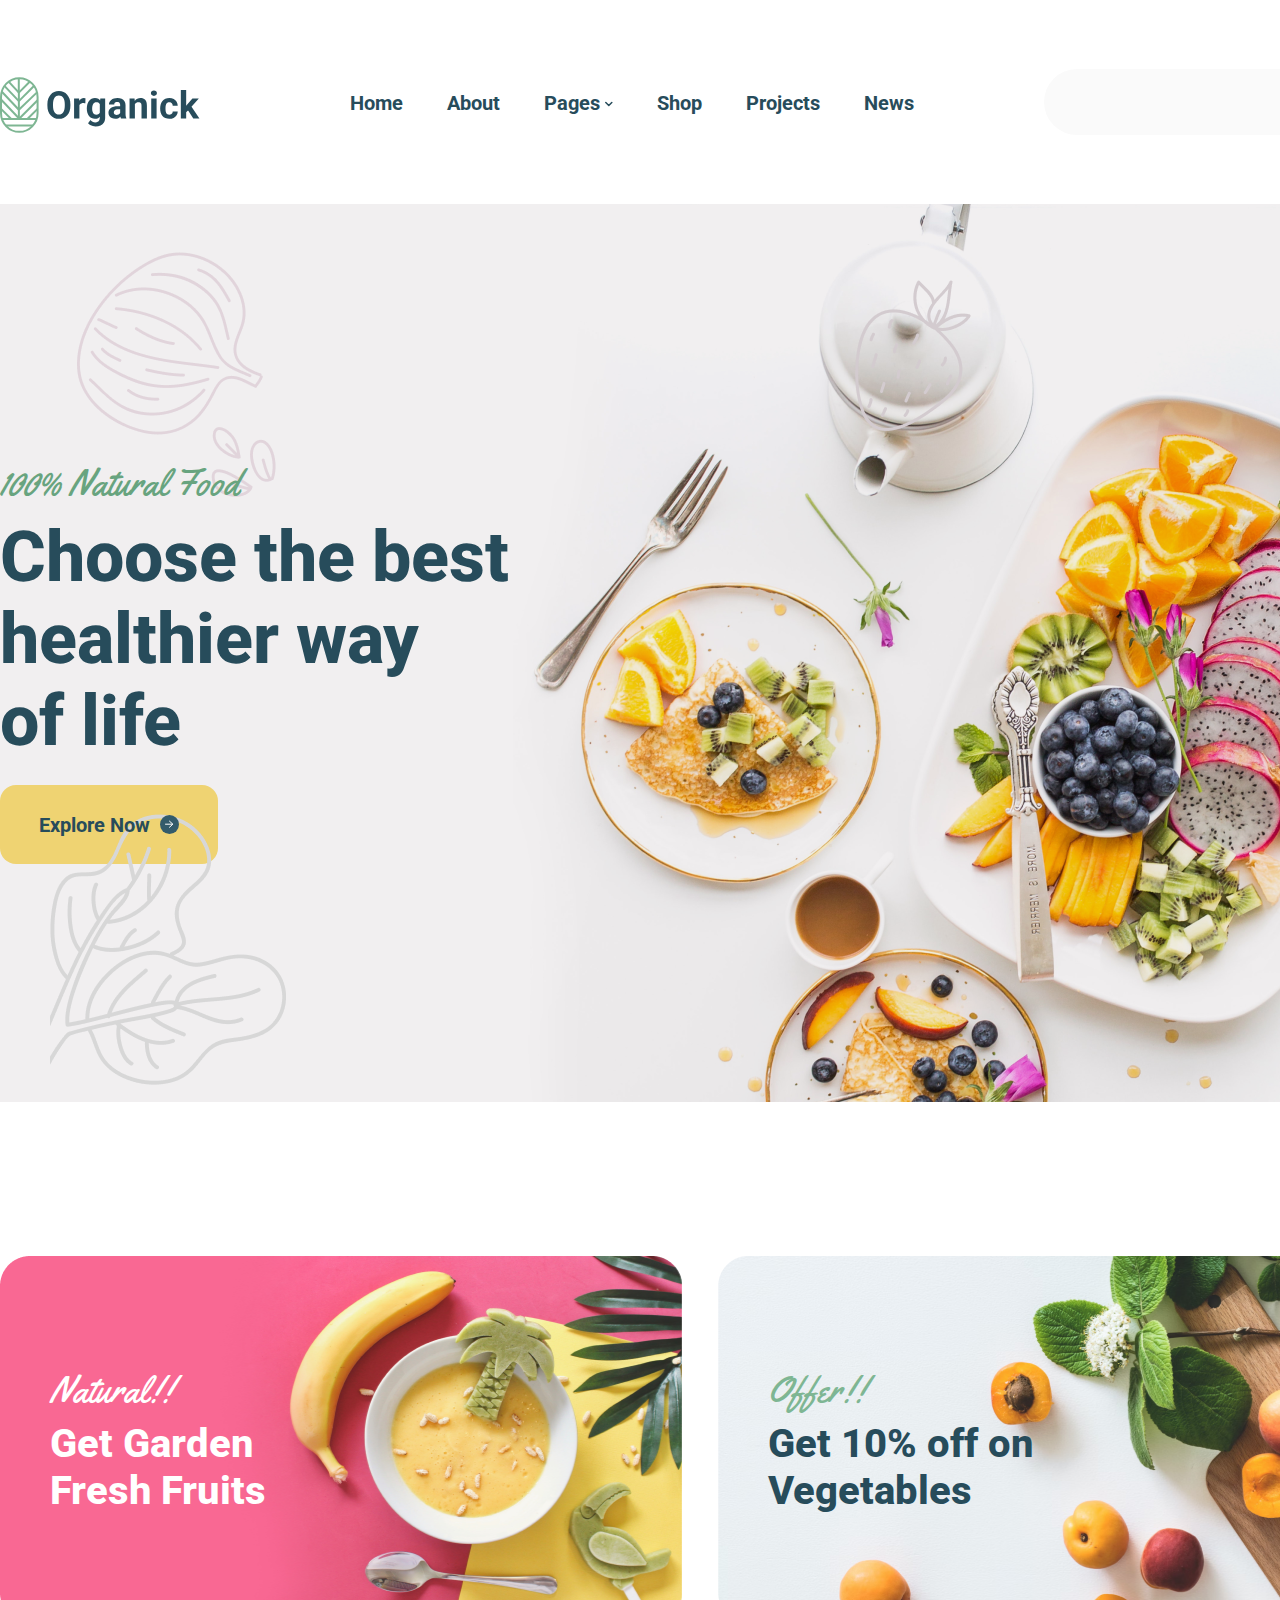
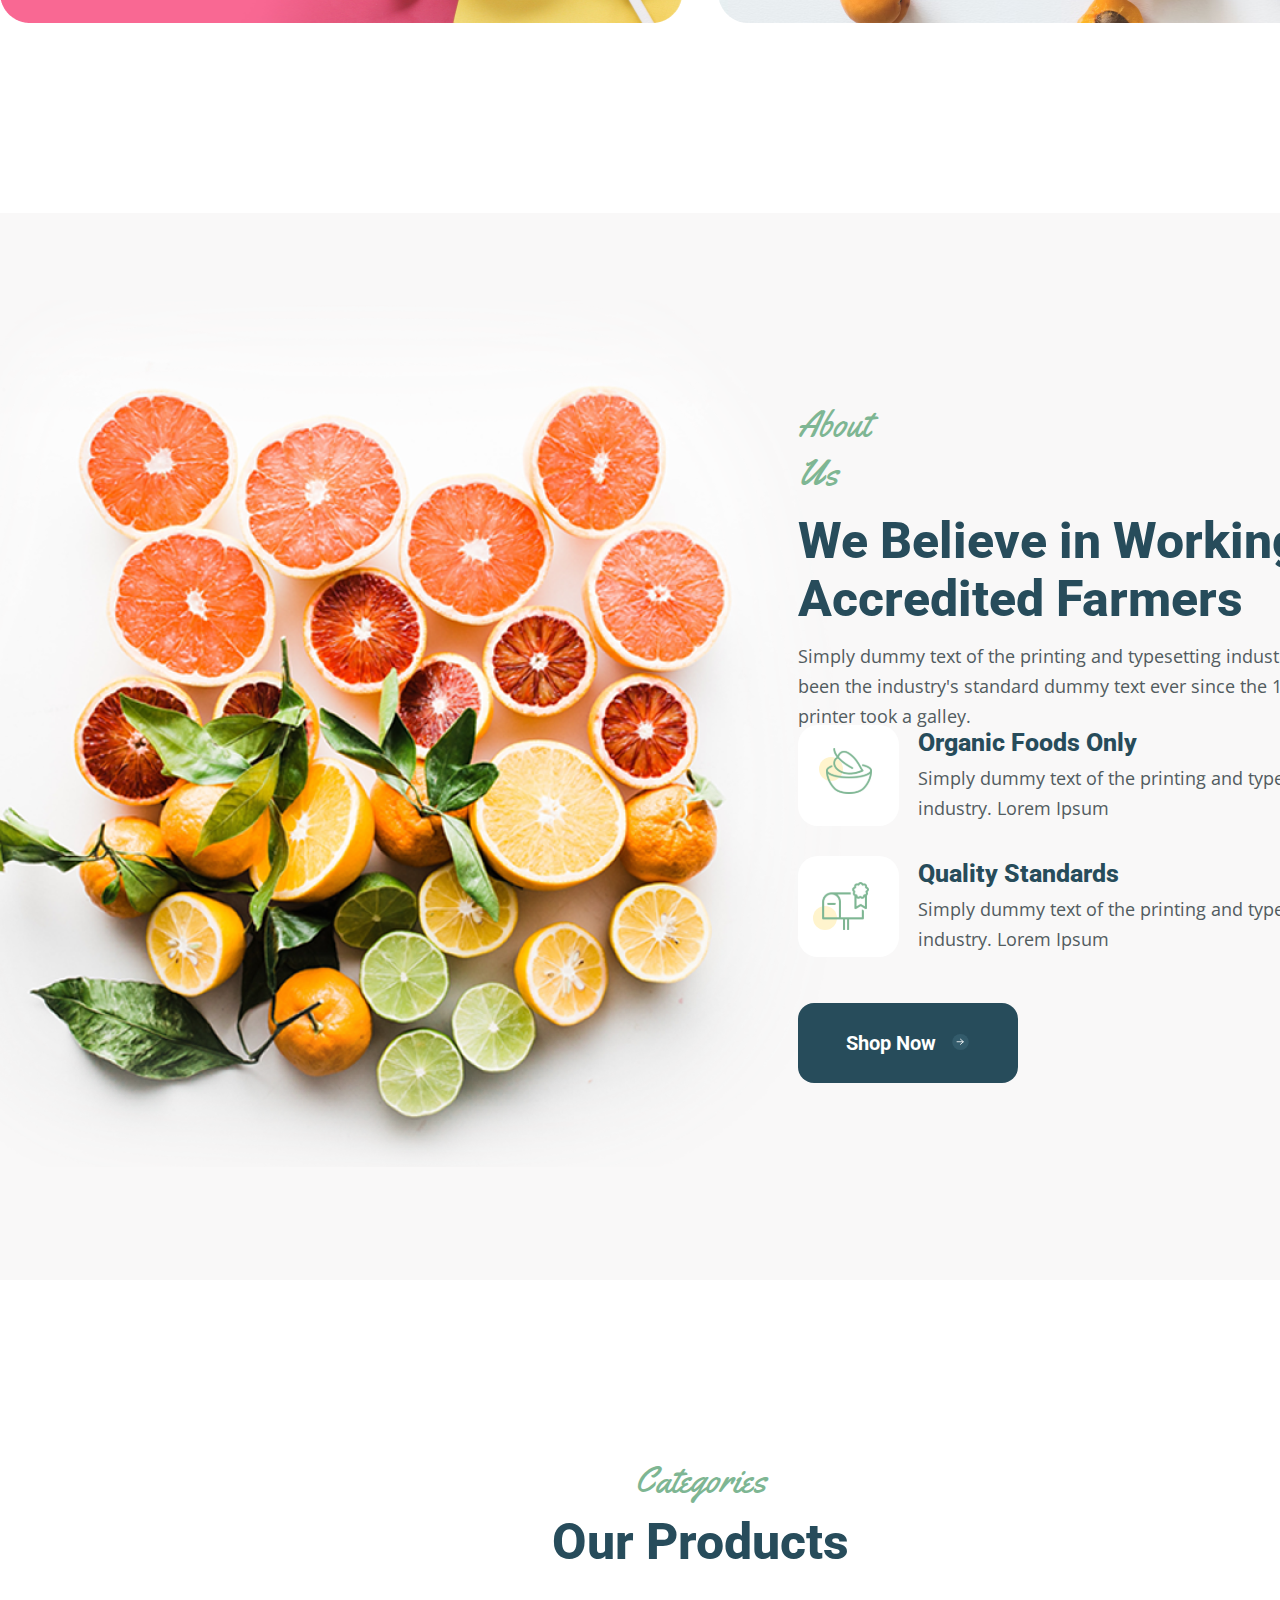
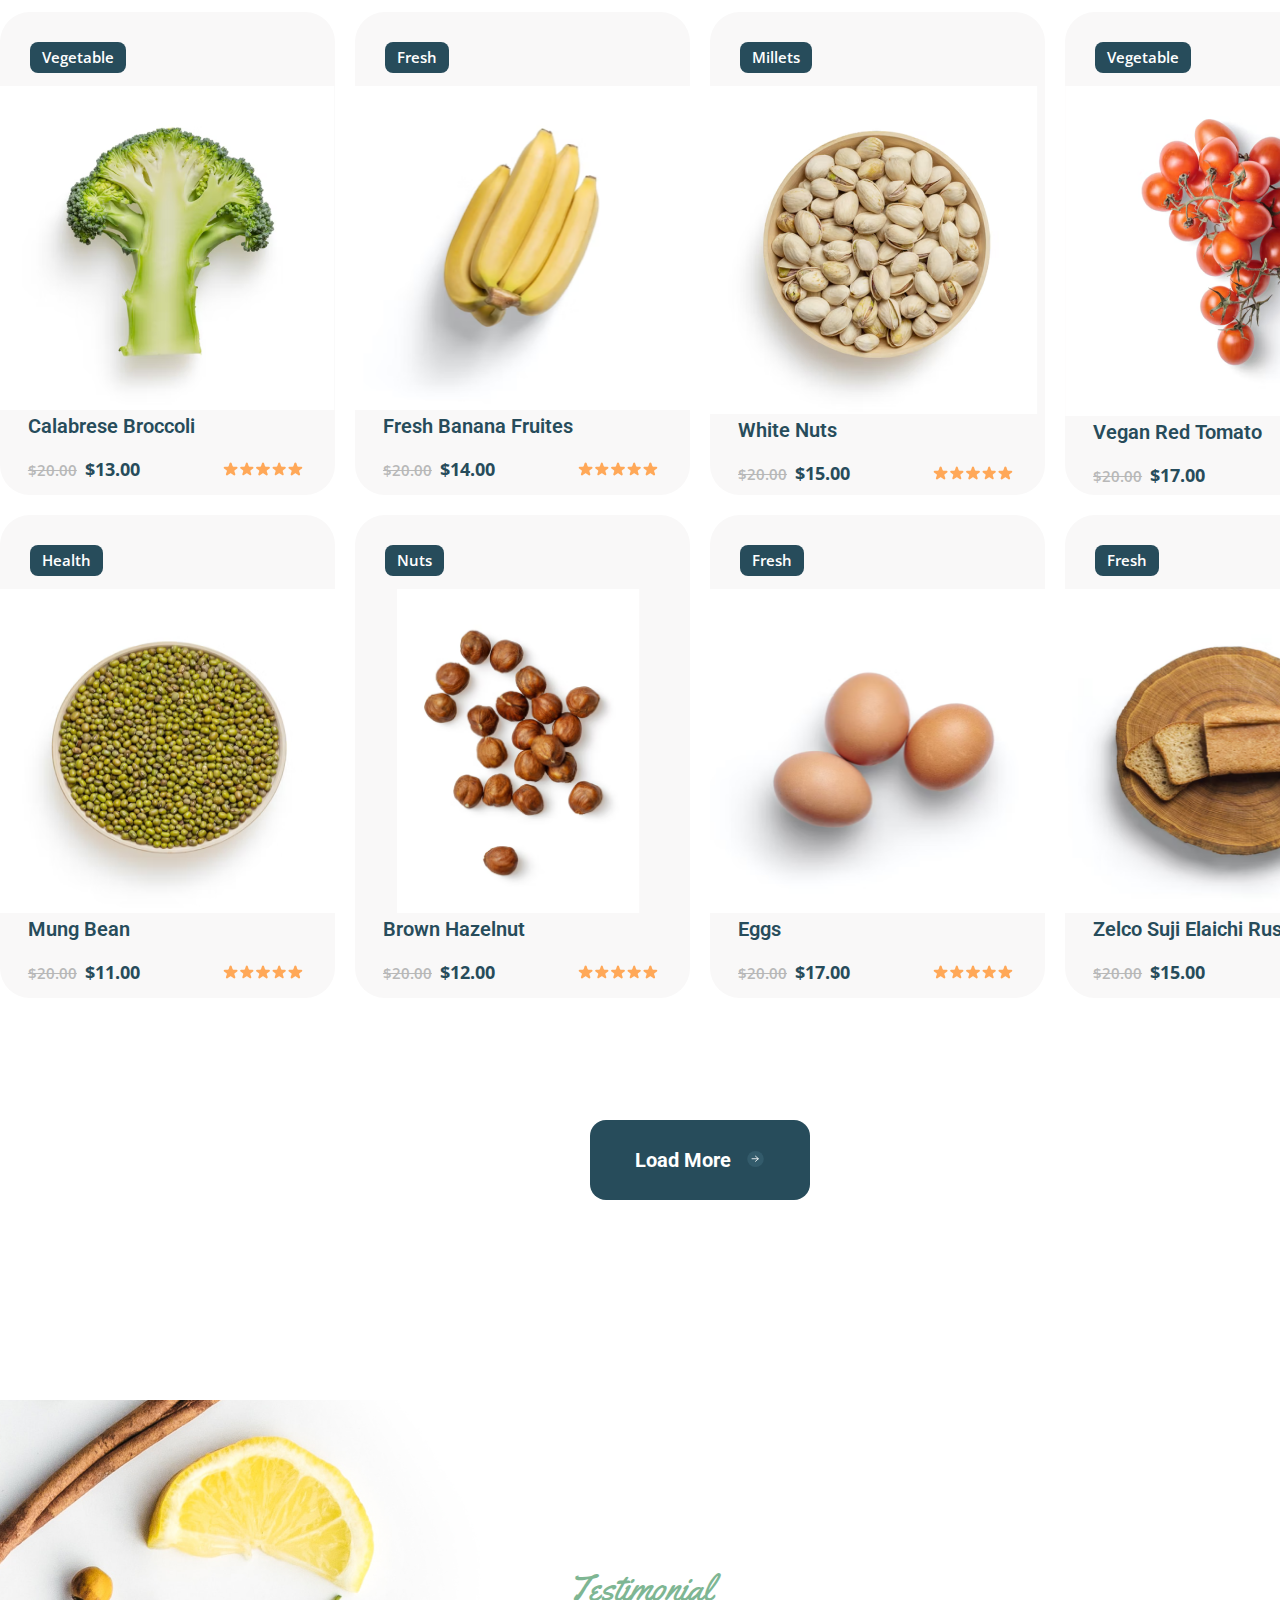
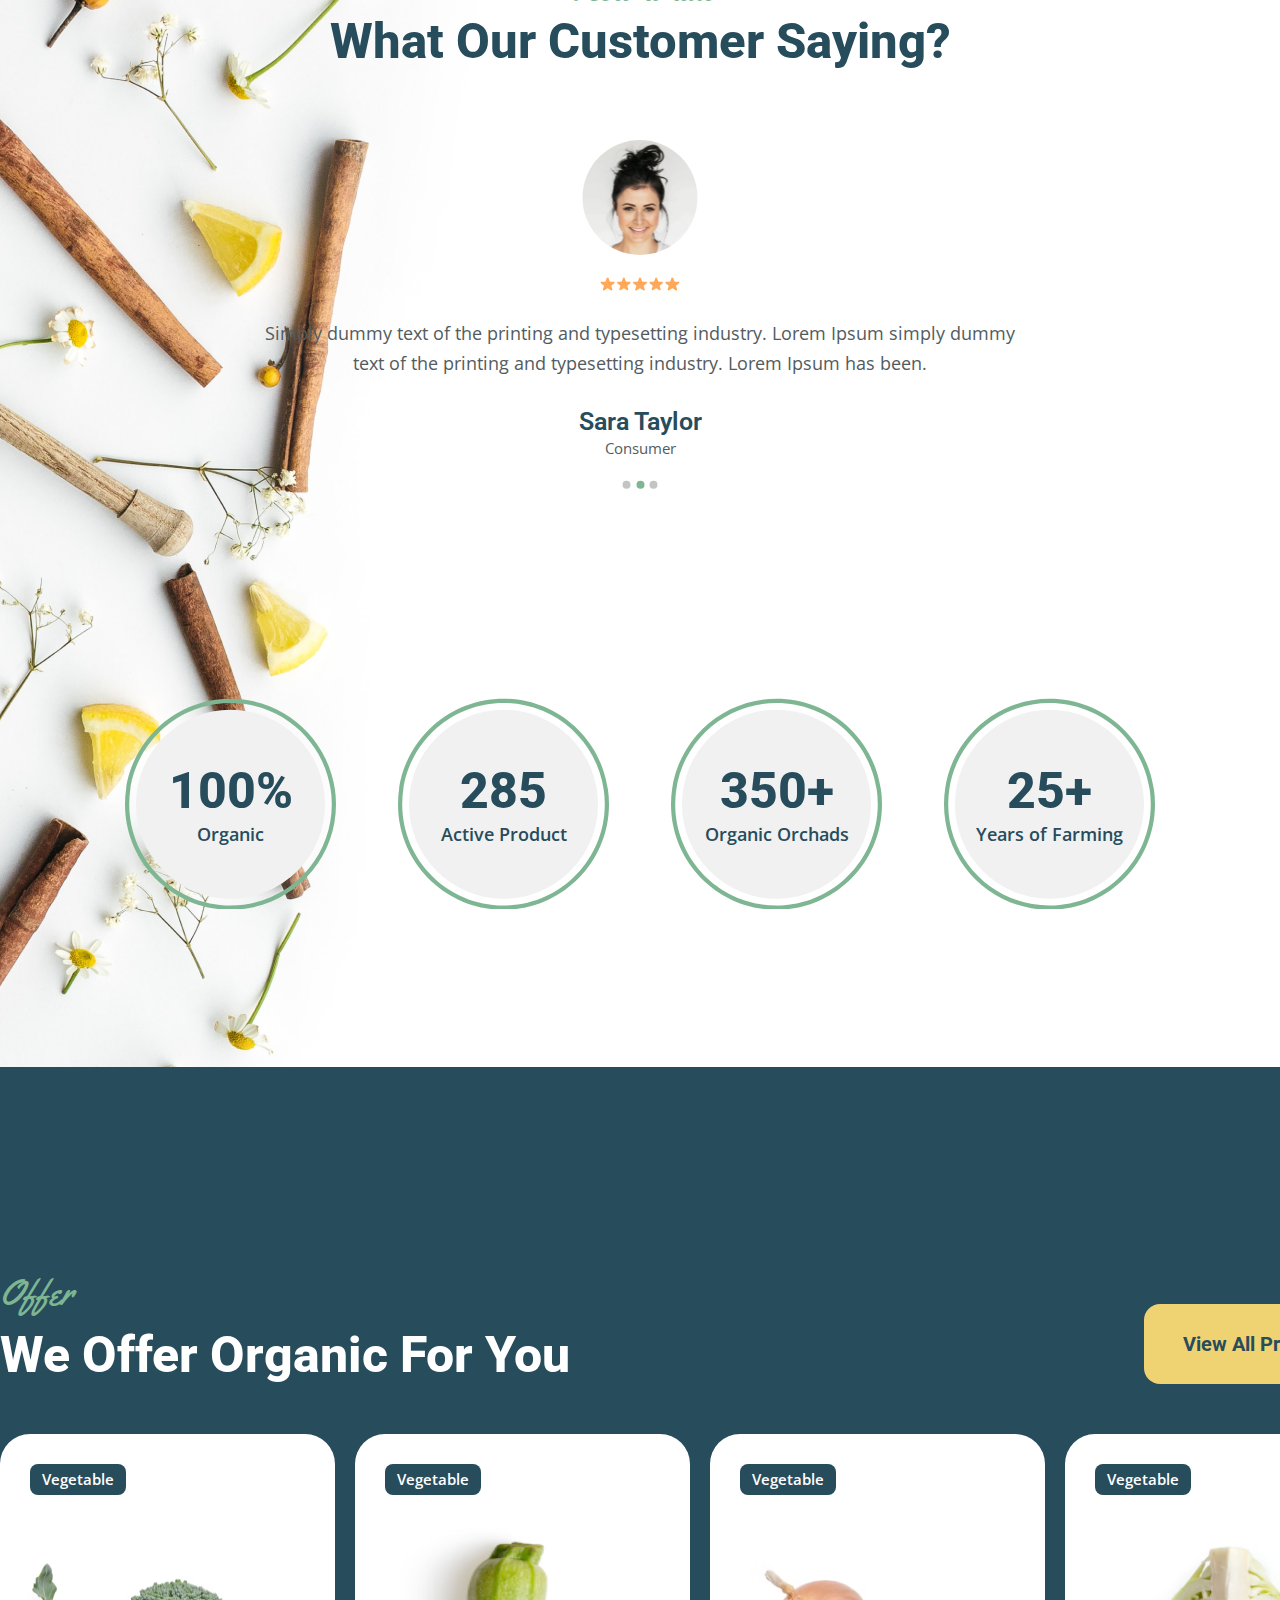
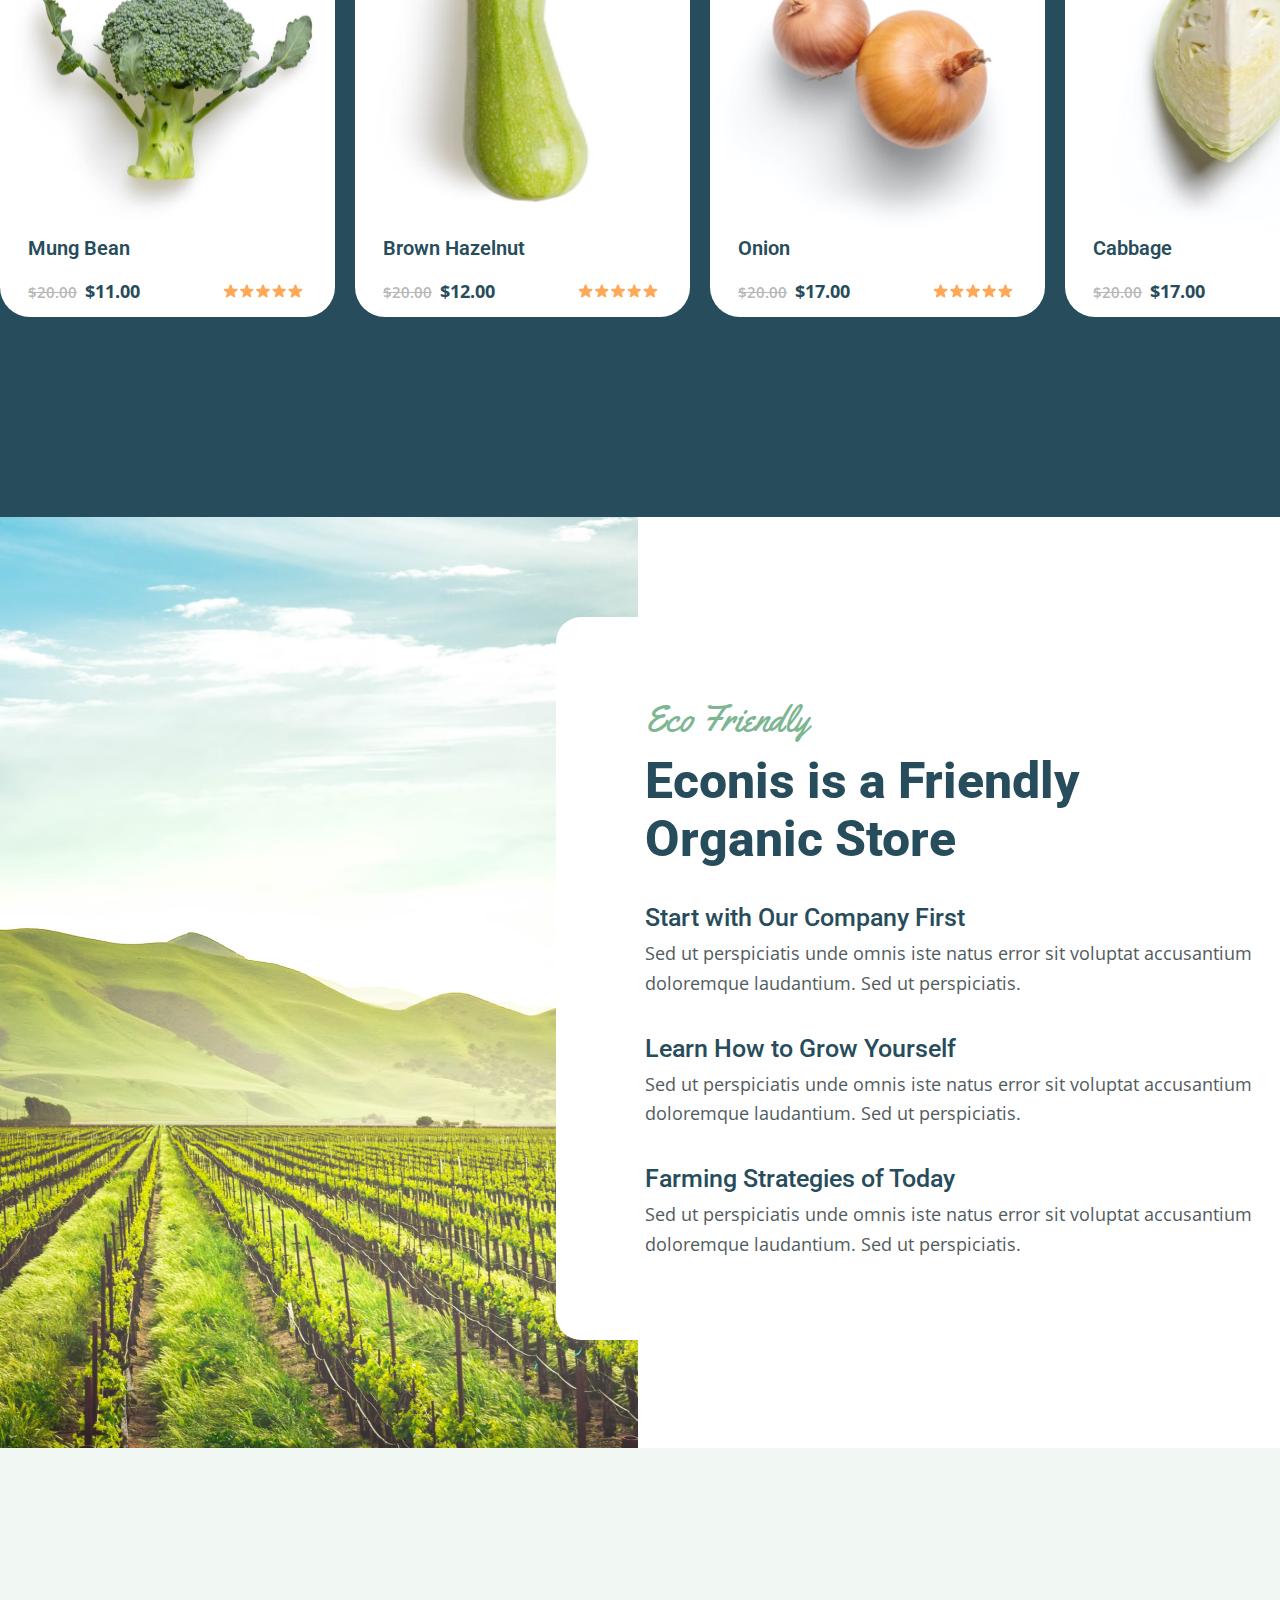
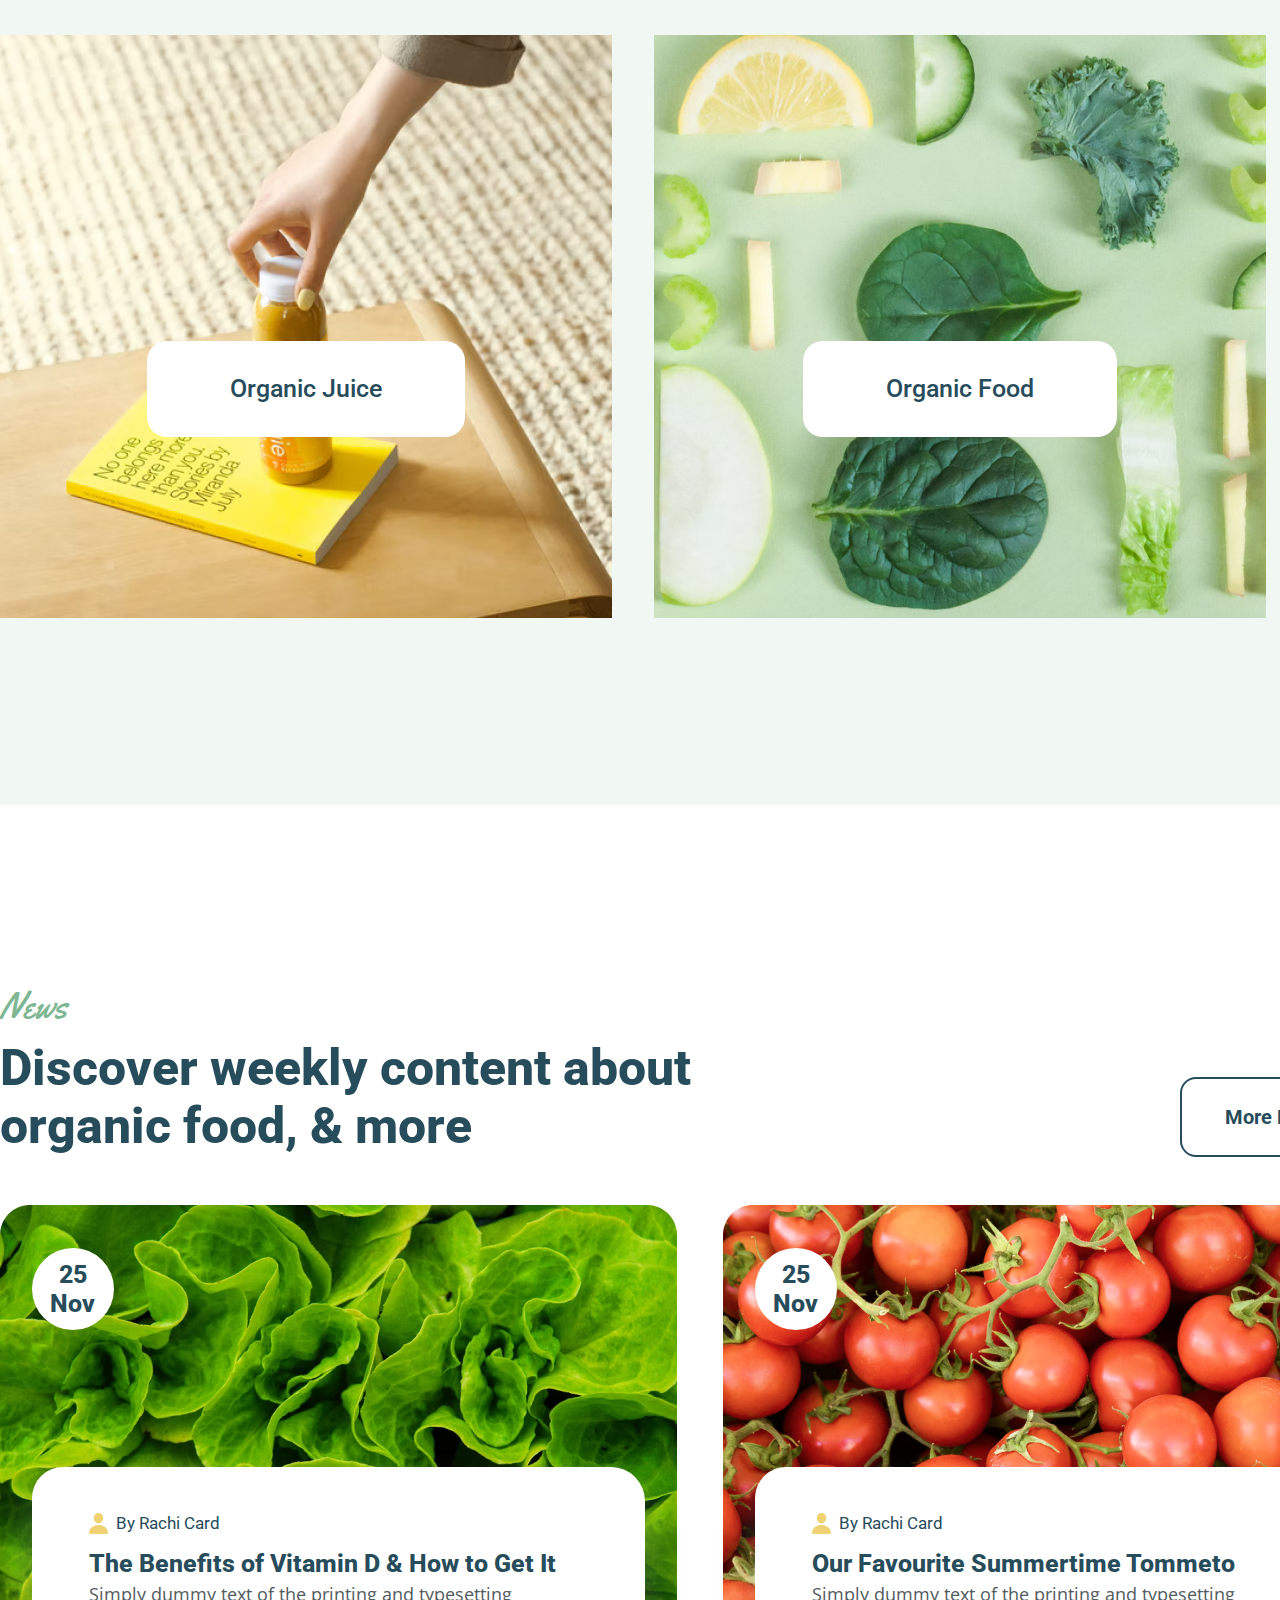
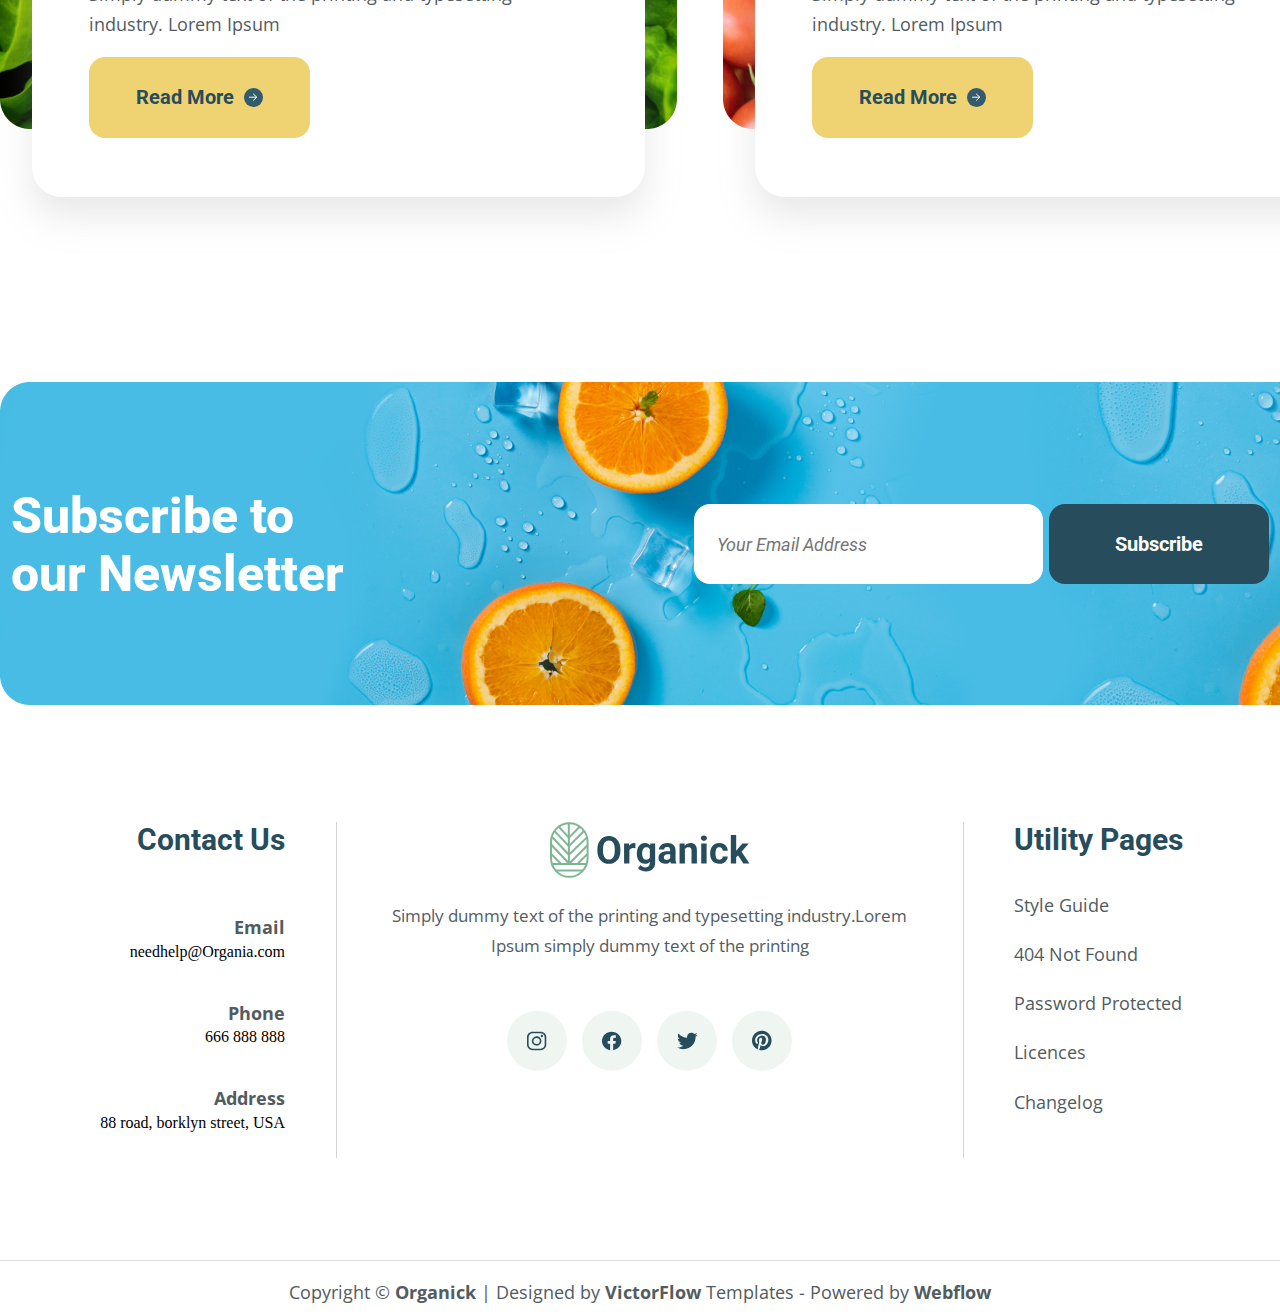
<file: index.html>
<!DOCTYPE html>
<html lang="en">
  <head>
    <meta charset="UTF-8" />
    <meta name="viewport" content="width=device-width, initial-scale=1.0" />
    <title>Organick</title>
    <link rel="stylesheet" href="style.css" />
  </head>
  <body>
    <header class="header">
      <nav class="navigation">
        <img
          src="images/home/Logo.svg"
          alt="This is logo image"
          class="header__logo"
        />
        <ul class="navigation__items">
          <li class="navigation__item"><a href="index.html">Home</a></li>
          <li class="navigation__item">
            <a href="./pages/about.html">About</a>
          </li>
          <li class="navigation__item">
            <a href="#"
              >Pages
              <img
                src="images/home/Icon_arrow.svg"
                alt="This is arrow image"
                class="header__arrow"
            /></a>
          </li>
          <li class="navigation__item"><a href="./pages/shop.html">Shop</a></li>
          <li class="navigation__item"><a href="#">Projects</a></li>
          <li class="navigation__item"><a href="#">News</a></li>
        </ul>
        <input type="search" class="header__input" />
        <img
          src="images/home/Search Icon.svg"
          alt="This is search image"
          class="header__search"
        />
        <button class="header__button">
          <img
            src="images/home/Cart Icon.svg"
            alt="This is cart icon image"
            class="header__cart"
          />
          <span>Cart (0)</span>
        </button>
      </nav>
    </header>

    <main class="main">
      <section class="banner__section">
        <div class="container1">
          <img
            src="images/home/Background__hero.png"
            alt="This is banner image"
            class="banner__img1"
          />
        </div>
        <div class="container">
          <div class="banner__info">
            <p class="banner__info__title1">100% Natural Food</p>
            <h1 class="info__title">
              Choose the best healthier way <br />
              of life
            </h1>
            <button class="info__btn">
              Explore Now
              <img src="images/home/Aerrow.svg" alt="This is arrow image" />
            </button>
          </div>
        </div>
      </section>

      <section class="offer_banner__section">
        <div class="container">
          <ul class="offer__banner__cards">
            <li class="offer__banner__card1">
              <div class="card__info">
                <p class="info__subtitle">Natural!!</p>
                <h3 class="card__info__title">Get Garden Fresh Fruits</h3>
              </div>
            </li>
            <li class="offer__banner__card2">
              <div class="card__info">
                <p class="info__subtitle sub2">Offer!!</p>
                <h3 class="card__info__title title2">
                  Get 10% off on Vegetables
                </h3>
              </div>
            </li>
          </ul>
        </div>
      </section>

      <section class="about__section">
        <div class="container2">
          <div class="about__box">
            <div class="about__content">
              <div class="content__info">
                <p class="content__info__title1">About Us</p>
                <h3 class="content__info__title">
                  We Believe in Working Accredited Farmers
                </h3>
                <p class="content__info__subtitle">
                  Simply dummy text of the printing and typesetting industry.
                  Lorem had ceased to been the industry's standard dummy text
                  ever since the 1500s, when an unknown printer took a galley.
                </p>
              </div>
              <ul class="content__points">
                <li class="content__point">
                  <img
                    src="images/home/about_Icon1.svg"
                    alt="This is icon image"
                  />
                  <div class="point__info">
                    <h4 class="point__title">Organic Foods Only</h4>
                    <p class="point__subtitle">
                      Simply dummy text of the printing and typesetting
                      industry. Lorem Ipsum
                    </p>
                  </div>
                </li>
                <li class="content__point">
                  <img
                    src="images/home/about_Icon2.svg"
                    alt="This is icon image"
                  />
                  <div class="point__info">
                    <h4 class="point__title">Quality Standards</h4>
                    <p class="point__subtitle">
                      Simply dummy text of the printing and typesetting
                      industry. Lorem Ipsum
                    </p>
                  </div>
                </li>
              </ul>
              <button class="content__btn">
                Shop Now
                <img
                  src="images/home/Aerrow.svg"
                  alt="This is arrow image"
                  class="content__btn__img"
                />
              </button>
            </div>
          </div>
        </div>
      </section>

      <section class="shop__section">
        <div class="container">
          <div class="shop__box">
            <div class="shop__heading">
              <p class="heading__title1">Categories</p>
              <h4 class="heading__title">Our Products</h4>
            </div>
            <div class="shop__content">
              <div class="shop__cards">
                <ul class="shop__products">
                  <li class="shop__product">
                    <button class="shop__btn">Vegetable</button>
                    <img
                      src="images/home/Product1.png"
                      alt="This is vegetable image"
                      class="product__img"
                    />
                    <div class="shop__content1">
                      <h6 class="shop__content1__title">Calabrese Broccoli</h6>
                      <p class="linear"></p>
                      <div class="rating">
                        <div class="prices">
                          <p class="price1"><del>$20.00</del></p>
                          <p class="price2">$13.00</p>
                        </div>
                        <img
                          src="images/home/Star.svg"
                          alt="This is star image"
                        />
                      </div>
                    </div>
                  </li>
                  <li class="shop__product">
                    <button class="shop__btn">Fresh</button>
                    <img
                      src="images/home/Product2.png"
                      alt="This is fresh image"
                      class="product__img p_img2"
                    />
                    <div class="shop__content1">
                      <h6 class="shop__content1__title">
                        Fresh Banana Fruites
                      </h6>
                      <p class="linear"></p>
                      <div class="rating">
                        <div class="prices">
                          <p class="price1"><del>$20.00</del></p>
                          <p class="price2">$14.00</p>
                        </div>
                        <img
                          src="images/home/Star.svg"
                          alt="This is star image"
                        />
                      </div>
                    </div>
                  </li>
                  <li class="shop__product">
                    <button class="shop__btn">Millets</button>
                    <img
                      src="images/home/Product3.png"
                      alt="This is millets image"
                      class="product__img"
                    />
                    <div class="shop__content1">
                      <h6 class="shop__content1__title">White Nuts</h6>
                      <p class="linear"></p>
                      <div class="rating">
                        <div class="prices">
                          <p class="price1"><del>$20.00</del></p>
                          <p class="price2">$15.00</p>
                        </div>
                        <img
                          src="images/home/Star.svg"
                          alt="This is star image"
                        />
                      </div>
                    </div>
                  </li>
                  <li class="shop__product">
                    <button class="shop__btn">Vegetable</button>
                    <img
                      src="images/home/Product4.png"
                      alt="This is vegetable image"
                      class="product__img"
                    />
                    <div class="shop__content1">
                      <h6 class="shop__content1__title">Vegan Red Tomato</h6>
                      <p class="linear"></p>
                      <div class="rating">
                        <div class="prices">
                          <p class="price1"><del>$20.00</del></p>
                          <p class="price2">$17.00</p>
                        </div>
                        <img
                          src="images/home/Star.svg"
                          alt="This is star image"
                        />
                      </div>
                    </div>
                  </li>
                </ul>
                <ul class="shop__products1">
                  <li class="shop__product">
                    <button class="shop__btn">Health</button>
                    <img
                      src="images/home/Product5.png"
                      alt="This is health image"
                      class="product__img p_img5"
                    />
                    <div class="shop__content1">
                      <h6 class="shop__content1__title">Mung Bean</h6>
                      <p class="linear"></p>
                      <div class="rating">
                        <div class="prices">
                          <p class="price1"><del>$20.00</del></p>
                          <p class="price2">$11.00</p>
                        </div>
                        <img
                          src="images/home/Star.svg"
                          alt="This is star image"
                        />
                      </div>
                    </div>
                  </li>
                  <li class="shop__product">
                    <button class="shop__btn">Nuts</button>
                    <img
                      src="images/home/Product6.png"
                      alt="This is nuts image"
                      class="product__img p_img6"
                    />
                    <div class="shop__content1">
                      <h6 class="shop__content1__title">Brown Hazelnut</h6>
                      <p class="linear"></p>
                      <div class="rating">
                        <div class="prices">
                          <p class="price1"><del>$20.00</del></p>
                          <p class="price2">$12.00</p>
                        </div>
                        <img
                          src="images/home/Star.svg"
                          alt="This is star image"
                        />
                      </div>
                    </div>
                  </li>
                  <li class="shop__product">
                    <button class="shop__btn">Fresh</button>
                    <img
                      src="images/home/Product7.png"
                      alt="This is fresh image"
                      class="product__img p_img7"
                    />
                    <div class="shop__content1">
                      <h6 class="shop__content1__title">Eggs</h6>
                      <p class="linear"></p>
                      <div class="rating">
                        <div class="prices">
                          <p class="price1"><del>$20.00</del></p>
                          <p class="price2">$17.00</p>
                        </div>
                        <img
                          src="images/home/Star.svg"
                          alt="This is star image"
                        />
                      </div>
                    </div>
                  </li>
                  <li class="shop__product">
                    <button class="shop__btn">Fresh</button>
                    <img
                      src="images/home/Product8.png"
                      alt="This is vegetable image"
                      class="product__img p_img8"
                    />
                    <div class="shop__content1">
                      <h6 class="shop__content1__title">
                        Zelco Suji Elaichi Rusk
                      </h6>
                      <p class="linear"></p>
                      <div class="rating">
                        <div class="prices">
                          <p class="price1"><del>$20.00</del></p>
                          <p class="price2">$15.00</p>
                        </div>
                        <img
                          src="images/home/Star.svg"
                          alt="This is star image"
                        />
                      </div>
                    </div>
                  </li>
                </ul>
              </div>
              <button class="content__btn">
                Load More
                <img
                  src="images/home/Aerrow.svg"
                  alt="This is arrow image"
                  class="content__btn__img"
                />
              </button>
            </div>
          </div>
        </div>
      </section>

      <section class="testimonial__section">
        <div class="container3">
          <div class="testimonial__box">
            <div class="testimonial__content">
              <div class="testimonial__heading">
                <p class="testimonial__heading__title1">Testimonial</p>
                <h3 class="testimonial__heading__title">
                  What Our Customer Saying?
                </h3>
              </div>
              <div class="testimonial__review">
                <img
                  src="images/home/testimonials_img.svg"
                  alt="This woman image"
                />
                <div class="review__content">
                  <img src="images/home/Star.svg" alt="This is star image" />
                  <p class="review__subtitle">
                    Simply dummy text of the printing and typesetting industry.
                    Lorem Ipsum simply dummy text of the printing and
                    typesetting industry. Lorem Ipsum has been.
                  </p>
                </div>
                <div class="testimonial__name">
                  <div class="name__top">
                    <h5 class="name__title">Sara Taylor</h5>
                    <p class="name__subtitle">Consumer</p>
                  </div>
                  <img
                    src="images/home/Navigation.svg"
                    alt="This is navigation image"
                  />
                </div>
              </div>
            </div>
            <p class="linear"></p>
            <div class="testimonial__counters">
              <div class="counters__box">
                <h5 class="counters__box__title">100%</h5>
                <p class="counters__box__subtitle">Organic</p>
              </div>
              <div class="counters__box">
                <h5 class="counters__box__title">285</h5>
                <p class="counters__box__subtitle">Active Product</p>
              </div>
              <div class="counters__box">
                <h5 class="counters__box__title">350+</h5>
                <p class="counters__box__subtitle">Organic Orchads</p>
              </div>
              <div class="counters__box">
                <h5 class="counters__box__title">25+</h5>
                <p class="counters__box__subtitle">Years of Farming</p>
              </div>
            </div>
          </div>
        </div>
      </section>

      <section class="offer__section">
        <div class="container">
          <div class="offer__box">
            <div class="offer__content">
              <div class="offer__content__heading">
                <p class="o_c_h__subtitle">Offer</p>
                <h3 class="o_c_h_title">We Offer Organic For You</h3>
              </div>
              <button class="offer__content__button">
                View All Product
                <img src="images/home/Aerrow.svg" alt="This is arrow image" />
              </button>
            </div>

            <div class="offer__content2">
              <ul class="shop__products1">
                <li class="shop__product offer_77">
                  <button class="shop__btn">Vegetable</button>
                  <img
                    src="images/home/offer1.png"
                    alt="This is health image"
                    class="product__img p_img5"
                  />
                  <div class="shop__content1">
                    <h6 class="shop__content1__title">Mung Bean</h6>
                    <p class="linear"></p>
                    <div class="rating">
                      <div class="prices">
                        <p class="price1"><del>$20.00</del></p>
                        <p class="price2">$11.00</p>
                      </div>
                      <img
                        src="images/home/Star.svg"
                        alt="This is star image"
                      />
                    </div>
                  </div>
                </li>
                <li class="shop__product offer_77">
                  <button class="shop__btn">Vegetable</button>
                  <img
                    src="images/home/offer2.png"
                    alt="This is health image"
                    class="product__img p_img5"
                  />
                  <div class="shop__content1">
                    <h6 class="shop__content1__title">Brown Hazelnut</h6>
                    <p class="linear"></p>
                    <div class="rating">
                      <div class="prices">
                        <p class="price1"><del>$20.00</del></p>
                        <p class="price2">$12.00</p>
                      </div>
                      <img
                        src="images/home/Star.svg"
                        alt="This is star image"
                      />
                    </div>
                  </div>
                </li>
                <li class="shop__product offer_77">
                  <button class="shop__btn">Vegetable</button>
                  <img
                    src="images/home/offer3.png"
                    alt="This is health image"
                    class="product__img p_img5"
                  />
                  <div class="shop__content1">
                    <h6 class="shop__content1__title">Onion</h6>
                    <p class="linear"></p>
                    <div class="rating">
                      <div class="prices">
                        <p class="price1"><del>$20.00</del></p>
                        <p class="price2">$17.00</p>
                      </div>
                      <img
                        src="images/home/Star.svg"
                        alt="This is star image"
                      />
                    </div>
                  </div>
                </li>
                <li class="shop__product offer_77">
                  <button class="shop__btn">Vegetable</button>
                  <img
                    src="images/home/offer4.png"
                    alt="This is health image"
                    class="product__img p_img5"
                  />
                  <div class="shop__content1">
                    <h6 class="shop__content1__title">Cabbage</h6>
                    <p class="linear"></p>
                    <div class="rating">
                      <div class="prices">
                        <p class="price1"><del>$20.00</del></p>
                        <p class="price2">$17.00</p>
                      </div>
                      <img
                        src="images/home/Star.svg"
                        alt="This is star image"
                      />
                    </div>
                  </div>
                </li>
              </ul>
            </div>
          </div>
        </div>
      </section>

      <section class="who_we_are__section">
        <div class="container4">
          <div class="we__are__content">
            <p class="we__are__title1">Eco Friendly</p>
            <h3 class="we__are__title">
              Econis is a Friendly <br />
              Organic Store
            </h3>
            <h5 class="we__are__title2">Start with Our Company First</h5>
            <p class="we__are__subtitle">
              Sed ut perspiciatis unde omnis iste natus error sit voluptat
              accusantium doloremque laudantium. Sed ut perspiciatis.
            </p>
            <h5 class="we__are__title2">Learn How to Grow Yourself</h5>
            <p class="we__are__subtitle">
              Sed ut perspiciatis unde omnis iste natus error sit voluptat
              accusantium doloremque laudantium. Sed ut perspiciatis.
            </p>
            <h5 class="we__are__title2">Farming Strategies of Today</h5>
            <p class="we__are__subtitle">
              Sed ut perspiciatis unde omnis iste natus error sit voluptat
              accusantium doloremque laudantium. Sed ut perspiciatis.
            </p>
          </div>
        </div>
      </section>

      <section class="gallery__section">
        <div class="container5">
          <div class="gallery__box1">
            <p class="gallery__subtitle">Organic Juice</p>
          </div>
          <div class="gallery__box2">
            <p class="gallery__subtitle">Organic Food</p>
          </div>
          <div class="gallery__box3">
            <p class="gallery__subtitle">Nuts Cookis</p>
          </div>
        </div>
      </section>

      <section class="blog__section">
        <div class="container">
          <div class="blog__box">
            <div class="blog__box__content">
              <div class="blog__box__content__heading">
                <p class="blog__box__title1">News</p>
                <h3 class="blog__box__title">
                  Discover weekly content about organic food, & more
                </h3>
              </div>
              <button class="blog__box__content__button">
                More News
                <img src="images/home/Aerrow.svg" alt="This is arrow image" />
              </button>
            </div>
            <div class="blog__box__card">
              <div class="blog__box__card_info1">
                <div class="info1__box">
                  25 <br />
                  Nov
                </div>
                <div class="info1__text">
                  <p class="admin">
                    <img
                      src="images/home/person_icon.svg"
                      alt="This is person icon image"
                    />
                    By Rachi Card
                  </p>
                  <h4 class="display__title">
                    The Benefits of Vitamin D & How to Get It
                  </h4>
                  <p class="display__subtitle">
                    Simply dummy text of the printing and typesetting industry.
                    Lorem Ipsum
                  </p>
                  <button class="display__btn">
                    Read More
                    <img
                      src="images/home/Aerrow.svg"
                      alt="This is arrow image"
                    />
                  </button>
                </div>
              </div>
              <div class="blog__box__card_info2">
                <div class="info1__box">
                  25 <br />
                  Nov
                </div>
                <div class="info1__text">
                  <p class="admin">
                    <img
                      src="images/home/person_icon.svg"
                      alt="This is person icon image"
                    />
                    By Rachi Card
                  </p>
                  <h4 class="display__title">
                    Our Favourite Summertime Tommeto
                  </h4>
                  <p class="display__subtitle">
                    Simply dummy text of the printing and typesetting industry.
                    Lorem Ipsum
                  </p>
                  <button class="display__btn">
                    Read More
                    <img
                      src="images/home/Aerrow.svg"
                      alt="This is arrow image"
                    />
                  </button>
                </div>
              </div>
            </div>
          </div>
        </div>
      </section>

      <section class="newslatteer__section">
        <div class="container">
          <div class="form__box">
            <div class="form__box__content">
              <h3 class="form__box__title">Subscribe to our Newsletter</h3>
              <div class="input__box">
                <input
                  type="email"
                  class="form__input"
                  placeholder="Your Email Address"
                />
                <button class="subscribe__btn">Subscribe</button>
              </div>
            </div>
          </div>
        </div>
      </section>
    </main>

    <footer class="footer">
      <div class="container6">
        <div class="footer__contact__us">
          <h3 class="u__pages__title f_contact__us">Contact Us</h3>
          <div class="f_contact_info">
            <div class="f__info1">
              <span>Email</span> 
              needhelp@Organia.com
            </div>

            <div class="f__info2">
              <span>Phone</span> 
              666 888 888
            </div>

            <div class="f__info3">
              <span>Address</span> 
              88 road, borklyn street, USA
            </div>
          </div>
        </div>
        <p class="line"></p>
        <div class="footer__about">
          <img
            src="images/home/Logo.svg"
            alt="This is logo image"
            class="footer__logo"
          />
          <p class="f_about__subtitle">
            Simply dummy text of the printing and typesetting industry.Lorem
            Ipsum simply dummy text of the printing
          </p>
          <div class="about__follow">
            <img src="images/home/1.svg" alt="This is instagram image" />
            <img src="images/home/2.svg" alt="This is facebook image" />
            <img src="images/home/3.svg" alt="This is twitter image" />
            <img src="images/home/4.svg" alt="This is pinterest image" />
          </div>
        </div>
        <p class="line2"></p>
        <div class="footer__utility__pages">
          <h3 class="u__pages__title">Utility Pages</h3>
          <div class="pages__info">
            Style Guide <br />
            404 Not Found <br />
            Password Protected <br />
            Licences <br />
            Changelog
          </div>
        </div>
      </div>
      <p class="linear footer_line"></p>
      <p class="footer__bottom__subtitle">
        Copyright © <span>Organick</span> | Designed by
        <span>VictorFlow</span> Templates - Powered by <span>Webflow</span>
      </p>
    </footer>
    
  </body>
</html>
</file>
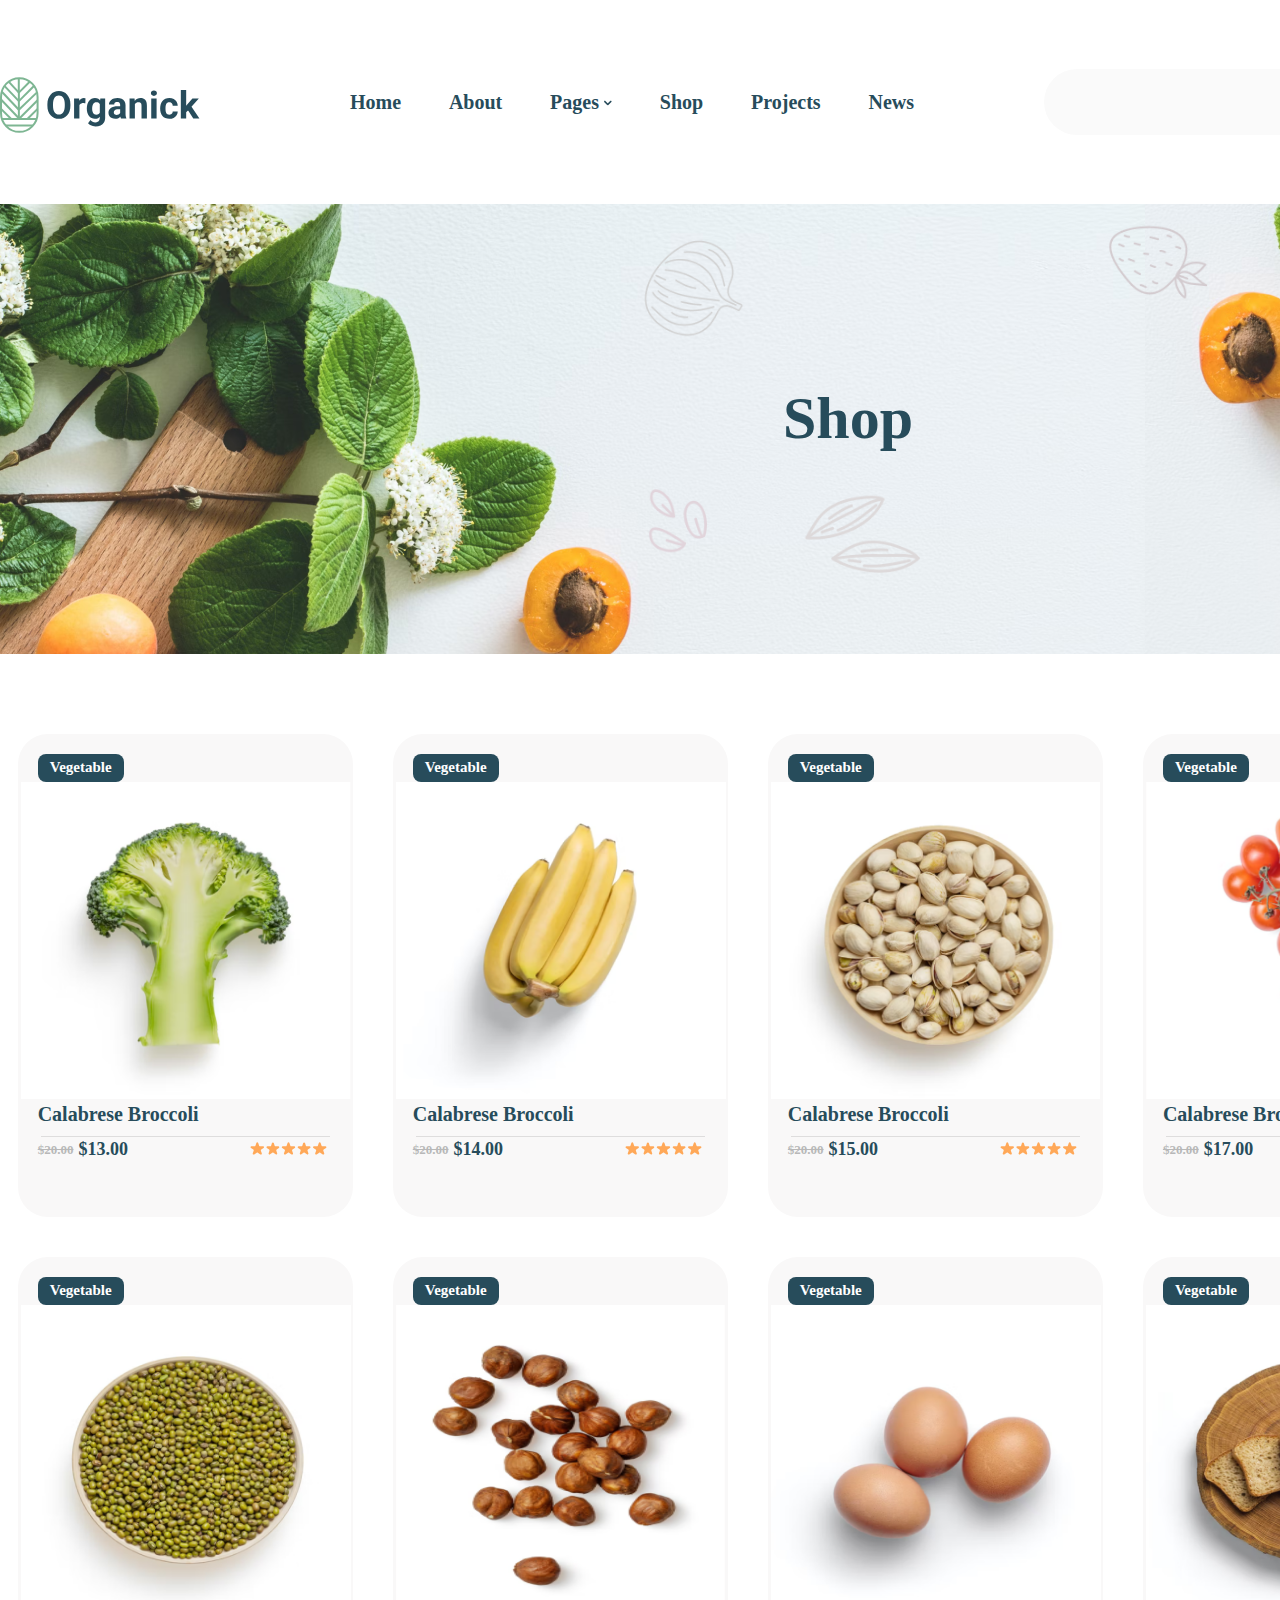
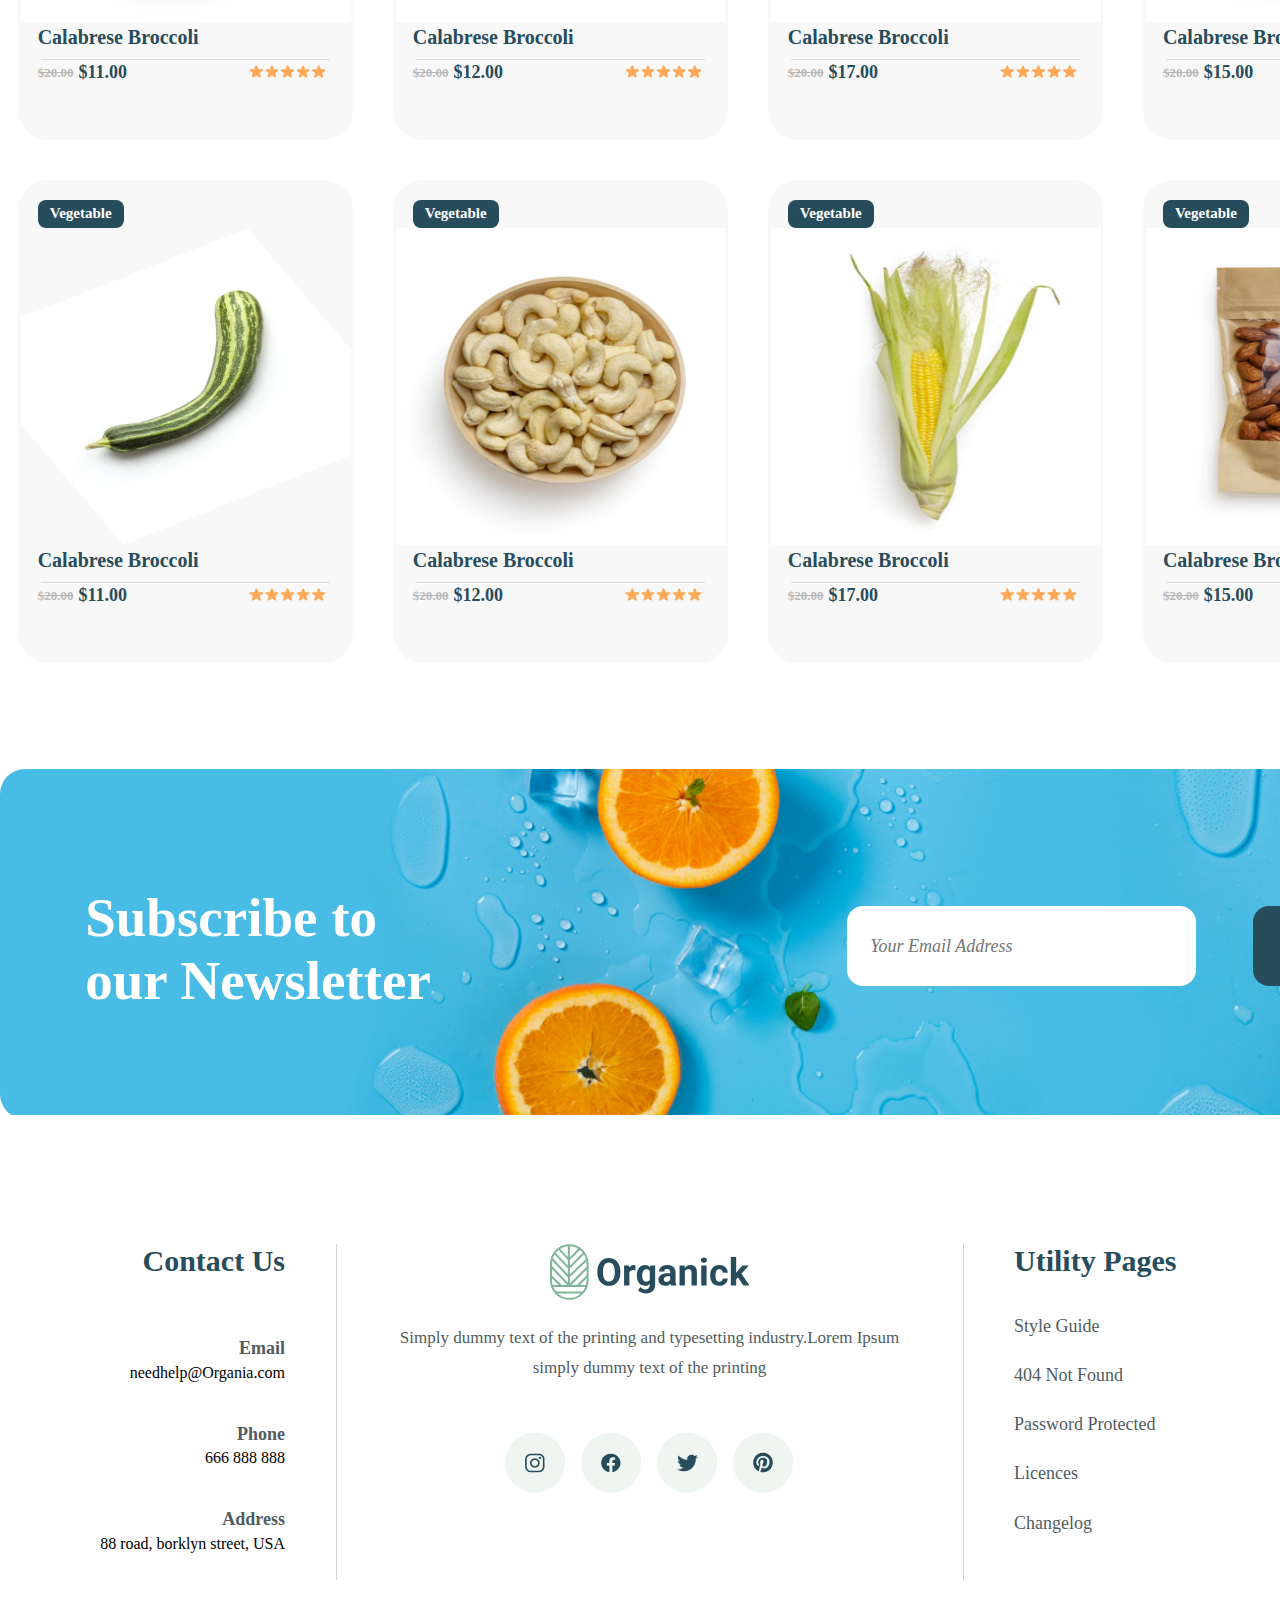
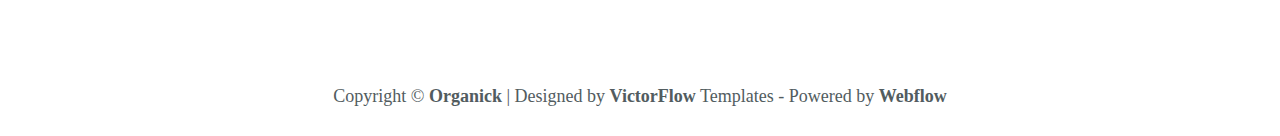
<file: pages/shop.html>
<!DOCTYPE html>
<html lang="en">
<head>
    <meta charset="UTF-8">
    <meta http-equiv="X-UA-Compatible" content="IE=edge">
    <meta name="viewport" content="width=device-width, initial-scale=1.0">
    <title>Organick</title>
    <link rel="stylesheet" href="../css/shop.css">
</head>
<body>
    <header class="header">
        <nav class="navigation">
          <img src="../images/shop/Logo.svg" alt="This is logo image" class="header__logo">
          <ul class="navigation__items">
            <li class="navigation__item"><a href="../index.html">Home</a></li>
            <li class="navigation__item"><a href="about.html">About</a></li>
            <li class="navigation__item"><a href="#">Pages <img src="../images/shop/Icon.png" alt="This is arrow image" class="header__arrow"></a></li>
            <li class="navigation__item"><a href="shop.html">Shop</a></li>
            <li class="navigation__item"><a href="#">Projects</a></li>
            <li class="navigation__item"><a href="#">News</a></li>
          </ul>
          <input type="search" class="header__input">
          <img src="../images/shop/Search Icon.png" alt="This is search image" class="header__search">    
          <button class="header__button">
            <img src="../images/shop/Cart Icon.svg" alt="This is cart icon image" class="header__cart"> 
            <span>Cart (0)</span>
          </button>  
        </nav>
      </header>
    <main class="main">
        <section class="banner">
           <img src="../images/shop/Bg Patterns.png" alt="">
           <h2>Shop</h2>
        </section>
        <section class="shop">
            <div class="row1">
                <ul class="cardrow_1">
                    <li class="nav_item">
                        <button class="card_btn"><a href="#">Vegetable</a></button>
                        <img src="../images/shop/Photo.png" alt="img">
                        <h2>Calabrese Broccoli</h2>
                        <p class=""></p>
                        <div class="pricing">
                            <h3><del>$20.00</del></h3>
                            <h2>$13.00</h2>
                            <img src="../images/shop/Star.svg" alt="">
                        </div>
                    </li>
                    <li class="nav_item">
                        <button class="card_btn"><a href="#">Vegetable</a></button>
                        <img src="../images/shop/banan.png" alt="img">
                        <h2>Calabrese Broccoli</h2>
                        <p class=""></p>
                        <div class="pricing">
                            <h3><del>$20.00</del></h3>
                            <h2>$14.00</h2>
                            <img src="../images/shop/Star.svg" alt="">
                        </div>
                    </li>
                    <li class="nav_item">
                        <button class="card_btn"><a href="#">Vegetable</a></button>
                        <img src="../images/shop/pista.png" alt="img">
                        <h2>Calabrese Broccoli</h2>
                        <p class=""></p>
                        <div class="pricing">
                            <h3><del>$20.00</del></h3>
                            <h2>$15.00</h2>
                            <img src="../images/shop/Star.svg" alt="">
                        </div>
                    </li>
                    <li class="nav_item">
                        <button class="card_btn"><a href="#">Vegetable</a></button>
                        <img src="../images/shop/tomato.png" alt="img">
                        <h2>Calabrese Broccoli</h2>
                        <p class=""></p>
                        <div class="pricing">
                            <h3><del>$20.00</del></h3>
                            <h2>$17.00</h2>
                            <img src="../images/shop/Star.svg" alt="">
                        </div>
                    </li>
                </ul>
            </div>
            <div class="row1">
                <ul class="cardrow_1">
                    <li class="nav_item">
                        <button class="card_btn"><a href="#">Vegetable</a></button>
                        <img src="../images/shop/mosh.png" alt="img">
                        <h2>Calabrese Broccoli</h2>
                        <p class=""></p>
                        <div class="pricing">
                            <h3><del>$20.00</del></h3>
                            <h2>$11.00</h2>
                            <img src="../images/shop/Star.svg" alt="">
                        </div>
                    </li>
                    <li class="nav_item">
                        <button class="card_btn"><a href="#">Vegetable</a></button>
                        <img src="../images/shop/yongoq.png" alt="img">
                        <h2>Calabrese Broccoli</h2>
                        <p class=""></p>
                        <div class="pricing">
                            <h3><del>$20.00</del></h3>
                            <h2>$12.00</h2>
                            <img src="../images/shop/Star.svg" alt="">
                        </div>
                    </li>
                    <li class="nav_item">
                        <button class="card_btn"><a href="#">Vegetable</a></button>
                        <img src="../images/shop/tuxum.png" alt="img">
                        <h2>Calabrese Broccoli</h2>
                        <p class=""></p>
                        <div class="pricing">
                            <h3><del>$20.00</del></h3>
                            <h2>$17.00</h2>
                            <img src="../images/shop/Star.svg" alt="">
                        </div>
                    </li>
                    <li class="nav_item">
                        <button class="card_btn"><a href="#">Vegetable</a></button>
                        <img src="../images/shop/non.png" alt="img">
                        <h2>Calabrese Broccoli</h2>
                        <p class=""></p>
                        <div class="pricing">
                            <h3><del>$20.00</del></h3>
                            <h2>$15.00</h2>
                            <img src="../images/shop/Star.svg" alt="">
                        </div>
                    </li>
                </ul>
            </div>
            <div class="row1">
                <ul class="cardrow_1">
                    <li class="nav_item">
                        <button class="card_btn"><a href="#">Vegetable</a></button>
                        <img src="../images/shop/bodiring.png" alt="img">
                        <h2>Calabrese Broccoli</h2>
                        <p class=""></p>
                        <div class="pricing">
                            <h3><del>$20.00</del></h3>
                            <h2>$11.00</h2>
                            <img src="../images/shop/Star.svg" alt="">
                        </div>
                    </li>
                    <li class="nav_item">
                        <button class="card_btn"><a href="#">Vegetable</a></button>
                        <img src="../images/shop/shirin.png" alt="img">
                        <h2>Calabrese Broccoli</h2>
                        <p class=""></p>
                        <div class="pricing">
                            <h3><del>$20.00</del></h3>
                            <h2>$12.00</h2>
                            <img src="../images/shop/Star.svg" alt="">
                        </div>
                    </li>
                    <li class="nav_item">
                        <button class="card_btn"><a href="#">Vegetable</a></button>
                        <img src="../images/shop/vakmak.png" alt="img">
                        <h2>Calabrese Broccoli</h2>
                        <p class=""></p>
                        <div class="pricing">
                            <h3><del>$20.00</del></h3>
                            <h2>$17.00</h2>
                            <img src="../images/shop/Star.svg" alt="">
                        </div>
                    </li>
                    <li class="nav_item">
                        <button class="card_btn"><a href="#">Vegetable</a></button>
                        <img src="../images/shop/organic.png" alt="img">
                        <h2>Calabrese Broccoli</h2>
                        <p class=""></p>
                        <div class="pricing">
                            <h3><del>$20.00</del></h3>
                            <h2>$15.00</h2>
                            <img src="../images/shop/Star.svg" alt="">
                        </div>
                    </li>
                </ul>
            </div>
        </section>
        <section class="newslatteer">
            <div class="newsbg">
                <div class="title">
                    <h2>Subscribe to
                        our Newsletter
                        </h2>
                </div>
                <div class="mail">
                    <form class="email" action="">
                        <label for=""></label>
                        <input type="email" placeholder="Your Email Address">
                    </form>
                    <button>Subscribe</button>
                </div>
            </div>
        </section>
        
        <footer class="footer">
            <div class="container6">
              <div class="footer__contact__us">
                <h3 class="u__pages__title f_contact__us">Contact Us</h3>
                <div class="f_contact_info">
                  <div class="f__info1">
                    <span>Email</span> 
                    needhelp@Organia.com
                  </div>
      
                  <div class="f__info2">
                    <span>Phone</span> 
                    666 888 888
                  </div>
      
                  <div class="f__info3">
                    <span>Address</span> 
                    88 road, borklyn street, USA
                  </div>
                </div>
              </div>
              <p class="line"></p>
              <div class="footer__about">
                <img
                  src="../images/shop/Logo.svg"
                  alt="This is logo image"
                  class="footer__logo"
                />
                <p class="f_about__subtitle">
                  Simply dummy text of the printing and typesetting industry.Lorem
                  Ipsum simply dummy text of the printing
                </p>
                <div class="about__follow">
                  <img src="../images/shop/insta.png" alt="This is instagram image" />
                  <img src="../images/shop/fecabook.png" alt="This is facebook image" />
                  <img src="../images/shop/tvitter.png" alt="This is twitter image" />
                  <img src="../images/shop/price.png" alt="This is pinterest image" />
                </div>
              </div>
              <p class="line2"></p>
              <div class="footer__utility__pages">
                <h3 class="u__pages__title">Utility Pages</h3>
                <div class="pages__info">
                  Style Guide <br />
                  404 Not Found <br />
                  Password Protected <br />
                  Licences <br />
                  Changelog
                </div>
              </div>
            </div>
            <p class="linear footer_line"></p>
            <p class="footer__bottom__subtitle">
              Copyright © <span>Organick</span> | Designed by
              <span>VictorFlow</span> Templates - Powered by <span>Webflow</span>
            </p>
          </footer>
      
    </main>
</body>
</html>
</file>
<file: style.css>
@import url('https://fonts.googleapis.com/css2?family=Open+Sans:ital,wght@0,300;0,400;0,500;0,600;0,700;0,800;1,300;1,400;1,500;1,600;1,700;1,800&family=Roboto:ital,wght@0,100;0,300;0,400;0,500;0,700;0,900;1,100;1,300;1,400;1,500;1,700;1,900&family=Yellowtail&display=swap');

* {
  margin: 0;
  padding: 0;
  box-sizing: border-box;
}


.container {
  width: 1400px;
  margin: 0 auto;
}

.container1 {
  width: 2023px;
  margin: 0 auto;
}

.container2 {
  width: 1600px;
  margin: 0 auto;
  margin-top: 87px;
}

.container3 {
  width: 1920px;
  height: 100%;
  margin: 0 auto;
  background-image: url(images/home/testimonials__background.png);
}

.container4 {
  width: 1660px;
  height: 931px;
  margin-left: -250px;
  background-image: url(images/home/Nature_img.png);
  background-repeat: no-repeat;
}

.container5 {
  width: 1920px;
  height: 100%;
  margin: 0 auto;
  display: flex;
  text-align: center;
  gap: 42px;
}

.container6 {
  width: 1300px;
  display: flex;
  margin: 0 auto;
}


/* Header styles */

.header {
  width: 100%;
  height: 204px;
  display: flex;
}

.navigation {
  width: 1596px;
  height: 66px;
  margin: 69px auto;
  display: flex;
  align-items: center;
}

.header__logo {
  margin-top: 5px;
  margin-right: 150px;
}

.navigation__items {
  width: 564px;
  height: 23px;
  display: flex;
  justify-content: space-between;
  list-style-type: none;
  margin-right: 130px;
}

.navigation__item a {
  text-decoration: none;
  color: #274C5B;
  font-family: 'Roboto';
  font-size: 20px;
  font-style: normal;
  font-weight: 700;
  line-height: normal;
  cursor: pointer;
  padding-bottom: 10px;
}

.navigation__item a:hover {
  border-bottom: 2px solid #274C5B;
}

.header__arrow {
  margin-bottom: 3px;
}

.header__input {
  width: 376px;
  height: 66px;
  border-radius: 36px;
  background: #FAFAFA;
  border: none;
  font-size: 20px;
  padding-left: 10px;
}

.header__search {
  margin-left: -59px;
  cursor: pointer;
  margin-right: 18px;
}

.header__button {
  display: flex;
  gap: 12px;
  align-items: center;
  padding-left: 5px;
  width: 159px;
  height: 66px;
  border-radius: 33px;
  border: 1px solid #E0E0E0;
  color: #274C5B;
  font-family: 'Roboto';
  font-size: 18px;
  font-style: normal;
  font-weight: 600;
  line-height: normal;
  cursor: pointer;
}


/* Banner section styles */


.banner__section {
  position: relative;
  width: 100%;
  height: 898px;
  margin: 0 auto;
  background-image: url(./images/home/hero__img_right.png);
  background-repeat: no-repeat;
  background-position: 50% 50%;
  background-color: #f1eff0;
}

.banner__img1 {
  margin-left: 50px;
}

.banner__info {
  width: 530px;
  height: 405px;
  margin-top: -647px;
}

.banner__info__title1 {
  color: #68A47F;
  font-family: 'Yellowtail';
  font-size: 36px;
  font-style: normal;
  font-weight: 400;
  line-height: normal;
  margin-bottom: 8px;
}

.info__title {
  width: 530px;
  color: #274C5B;
  font-family: 'Roboto';
  font-size: 70px;
  font-style: normal;
  font-weight: 800;
  line-height: normal;
  margin-bottom: 23px;
}

.info__btn {
  display: flex;
  height: 79px;
  gap: 10px;
  padding: 28px 39px;
  justify-content: center;
  align-items: center;
  border-radius: 16px;
  background: #EFD372;
  color: #274C5B;
  font-family: 'Roboto';
  font-size: 20px;
  font-style: normal;
  font-weight: 700;
  line-height: normal;
  border: none;
  cursor: pointer;
}


/* Offer banner section styles */

.offer_banner__section {
  width: 100%;
  height: 711px;
  display: flex;
}

.offer__banner__cards {
  display: flex;
  width: 1400.489px;
  align-items: center;
  gap: 36px;
  margin-top: 154px;
  list-style-type: none;
}

.offer__banner__card1 {
  width: 682.244px;
  height: 367px;
  background-image: url(./images/home/banner__img1.png);
}

.offer__banner__card2 {
  width: 682.244px;
  height: 367px;
  background-image: url(./images/home/banner__img2.png);
}

.card__info {
  display: flex;
  width: 277.633px;
  height: 148px;
  flex-direction: column;
  align-items: flex-start;
  gap: 5px;
  margin-top: 110px;
  margin-left: 50px;
}

.info__subtitle {
  width: 131px;
  height: 49px;
  color: #FFF;
  font-family: 'Yellowtail';
  font-size: 36px;
  font-style: normal;
  font-weight: 400;
  line-height: normal;
}

.card__info__title {
  width: 277.633px;
  color: #FFF;
  font-family: 'Roboto';
  font-size: 40px;
  font-style: normal;
  font-weight: 800;
  line-height: normal;
}

.sub2 {
  width: 104.381px;
  color: #7EB693;
  font-family: 'Yellowtail';
  font-size: 36px;
  font-style: normal;
  font-weight: 400;
  line-height: normal;
}

.title2 {
  width: 277.633px;
  color: #274C5B;
  font-family: 'Roboto';
  font-size: 40px;
  font-style: normal;
  font-weight: 800;
  line-height: normal;
}


/* About section styles */

.about__section {
  width: 100%;
  height: 1067px;
  display: flex;
  background-color: #f9f8f8;
}

.about__box {
  width: 1500px;
  height: 886px;
  display: flex;
  background-image: url(./images/home/about__us_img1.png);
  background-repeat: no-repeat;
  background-position: -70px 0;
}

.about__content {
  width: 702px;
  height: 682px;
  display: flex;
  flex-direction: column;
  align-items: flex-start;
  gap: 46px;
  margin-left: 798px;
  margin-top: 100px;
}

.content__info {
  width: 702px;
  height: 279px;
  display: flex;
  flex-direction: column;
  align-items: flex-start;
  gap: 14px;
}

.content__info__title1 {
  width: 117.832px;
  color: #7EB693;
  font-family: 'Yellowtail';
  font-size: 36px;
  font-style: normal;
  font-weight: 400;
  line-height: normal;
}

.content__info__title {
  width: 702px;
  color: #274C5B;
  font-family: 'Roboto';
  font-size: 50px;
  font-style: normal;
  font-weight: 800;
  line-height: normal;
}

.content__info__subtitle {
  width: 690px;
  color: #525C60;
  font-family: 'Open Sans';
  font-size: 18px;
  font-style: normal;
  font-weight: 400;
  line-height: 29.772px;
}

.content__points {
  display: flex;
  width: 564px;
  height: 232px;
  flex-direction: column;
  align-items: flex-start;
  gap: 30px;
  list-style-type: none;
}

.content__point {
  display: flex;
  width: 564px;
  height: 101px;
  align-items: center;
  gap: 19px;
}

.point__title {
  color: #274C5B;
  font-family: 'Roboto';
  font-size: 25px;
  font-style: normal;
  font-weight: 800;
  line-height: normal;
  margin-bottom: 7px;
}

.point__subtitle {
  width: 444px;
  color: #525C60;
  font-family: 'Open Sans';
  font-size: 18px;
  font-style: normal;
  font-weight: 400;
  line-height: 29.772px;
}

.content__btn {
  width: 220px;
  padding: 28px 39px;
  flex-direction: column;
  justify-content: center;
  align-items: center;
  gap: 10px;
  border-radius: 16px;
  background: #274C5B;
  border: none;
  color: #FFF;
  font-family: 'Roboto';
  font-size: 20px;
  font-style: normal;
  font-weight: 700;
  line-height: normal;
  cursor: pointer;
}

.content__btn__img {
  width: 19px;
  height: 19px;
  margin-left: 10px;
  padding-top: 2.5px;
}

/* Shop section styles */

.shop__section {
  width: 100%;
  height: 1720px;
  padding-top: 176px;
}

.shop__box {
  display: flex;
  width: 100%;
  height: 1343px;
  flex-direction: column;
  align-items: center;
  gap: 40px;
}

.shop__heading {
  display: flex;
  width: 298px;
  height: 116px;
  flex-direction: column;
  align-items: center;
  gap: 8px;
}

.shop__content {
  display: flex;
  width: 100%;
  height: 1187px;
  flex-direction: column;
  align-items: center;
  gap: 122px;
}

.heading__title1 {
  color: #7EB693;
  font-family: 'Yellowtail';
  font-size: 36px;
  font-style: normal;
  font-weight: 400;
  line-height: normal;
}

.heading__title {
  color: #274C5B;
  text-align: center;
  font-family: 'Roboto';
  font-size: 50px;
  font-style: normal;
  font-weight: 800;
  line-height: normal;
}

.shop__products {
  display: flex;
  width: 1400.361px;
  height: 483px;
  gap: 20px;
  list-style-type: none;
  margin-bottom: 20px;
}

.shop__products1 {
  display: flex;
  width: 1400.361px;
  height: 483px;
  gap: 20px;
  list-style-type: none;
}

.shop__product {
  width: 335.09px;
  height: 483px;
  border-radius: 30px;
  background-color: #F9F8F8;
}

.shop__btn {
  display: flex;
  padding: 5px 12px 6px 12px;
  justify-content: center;
  align-items: center;
  gap: 10px;
  border-radius: 8px;
  background: #274C5B;
  margin-top: 30px;
  margin-left: 30px;
  border: none;
  cursor: pointer;
  color: #FFF;
  text-align: center;
  font-family: 'Open Sans';
  font-size: 15px;
  font-style: normal;
  font-weight: 600;
  line-height: normal;
  margin-bottom: 13px;
}

.shop__content1 {
  display: flex;
  align-items: flex-start;
  flex-direction: column;
  width: 278.998px;
  height: 67px;
  margin: 0 auto;
}

.shop__content1__title {
  color: #274C5B;
  text-align: center;
  font-family: 'Roboto';
  font-size: 20px;
  font-style: normal;
  font-weight: 600;
  line-height: normal;
  margin-bottom: 13px;
}

.linear {
  width: 100%;
  height: 1px;
  background-color: #DEDDDD;
  margin-bottom: 6px;
}

.rating {
  display: flex;
  width: 278.998px;
  height: 25px;
  align-items: center;
  gap: 81px;
}

.prices {
  display: flex;
}

.price1 {
  color: #B8B8B8;
  text-align: center;
  font-family: 'Open Sans';
  font-size: 15px;
  font-style: normal;
  font-weight: 600;
  line-height: normal;
  margin-right: 8px;
  margin-top: 3px;
}

.price2 {
  color: #274C5B;
  text-align: center;
  font-family: 'Open Sans';
  font-size: 18px;
  font-style: normal;
  font-weight: 700;
  line-height: normal;
}

.p_img2,
.p_img5,
.p_img7,
.p_img8 {
  width: 335px;
  height: 324px;
}

.p_img6 {
  margin-left: 42px;
  height: 324px;
}


/* Testimonial section styles */

.testimonial__section {
  width: 100%;
  height: 1267px;
  display: flex;
}

.testimonial__box {
  display: flex;
  width: 1108px;
  height: 939px;
  flex-direction: column;
  align-items: center;
  gap: 102px;
  margin: 164px auto;
}

.testimonial__content {
  display: flex;
  width: 780px;
  height: 524px;
  flex-direction: column;
  align-items: center;
  gap: 60px;
}

.testimonial__heading {
  width: 633px;
  height: 116px;
  margin: 0 auto;
}

.testimonial__heading__title1 {
  text-align: center;
  color: #7EB693;
  font-family: 'Yellowtail';
  font-size: 36px;
  font-style: normal;
  font-weight: 400;
  line-height: normal;
}

.testimonial__heading__title {
  width: 633px;
  height: 59px;
  color: #274C5B;
  text-align: center;
  font-family: 'Roboto';
  font-size: 49px;
  font-style: normal;
  font-weight: 800;
  line-height: normal;
}

.testimonial__review {
  display: flex;
  width: 780px;
  height: 348px;
  flex-direction: column;
  align-items: center;
  gap: 20px;
}

.review__content {
  display: flex;
  width: 780px;
  height: 112px;
  flex-direction: column;
  align-items: center;
  gap: 25px;
}

.review__subtitle {
  width: 780px;
  color: #525C60;
  text-align: center;
  font-family: 'Open Sans';
  font-size: 18px;
  font-style: normal;
  font-weight: 400;
  line-height: 29.772px;
}

.testimonial__name {
  display: flex;
  width: 126px;
  height: 81px;
  flex-direction: column;
  align-items: center;
  gap: 19px;
}

.name__title {
  color: #274C5B;
  font-family: 'Roboto';
  font-size: 25px;
  font-style: normal;
  font-weight: 600;
  line-height: normal;
}

.name__subtitle {
  text-align: center;
  color: #525C60;
  font-family: 'Open Sans';
  font-size: 15px;
  font-style: normal;
  font-weight: 400;
  line-height: 24.81px;
}

.testimonial__counters {
  display: flex;
  width: 1030px;
  height: 211px;
  justify-content: center;
  align-items: flex-start;
  gap: 62px;
}

.counters__box {
  width: 211px;
  height: 211px;
  background-image: url(images/home/Chart.svg);
}

.counters__box__title {
  text-align: center;
  margin-top: 64px;
  color: #274C5B;
  text-align: center;
  font-family: 'Roboto';
  font-size: 50px;
  font-style: normal;
  font-weight: 800;
  line-height: normal;
}

.counters__box__subtitle {
  text-align: center;
  color: #274C5B;
  text-align: center;
  font-family: 'Open Sans';
  font-size: 18px;
  font-style: normal;
  font-weight: 600;
  line-height: 29.772px;
}



/* Offer section styles */

.offer__section {
  width: 100%;
  height: 1050px;
  display: flex;
  background: #274C5B;
}

.offer__box {
  width: 100%;
  height: 650px;
  margin-top: 201px;
  display: flex;
  flex-direction: column;
  align-items: center;
  gap: 50px;
}

.offer__content {
  width: 100%;
  height: 116px;
  display: flex;
  align-items: flex-end;
  gap: 564px;
}

.offer__content__heading {
  display: flex;
  width: 580px;
  flex-direction: column;
  align-items: flex-start;
  gap: 8px;
  flex-shrink: 0;
}

.o_c_h__subtitle {
  width: 117.832px;
  color: #7EB693;
  font-family: 'Yellowtail';
  font-size: 36px;
  font-style: normal;
  font-weight: 400;
  line-height: normal;
}

.o_c_h_title {
  width: 580px;
  color: #FFF;
  font-family: 'Roboto';
  font-size: 50px;
  font-style: normal;
  font-weight: 800;
  line-height: normal;
}

.offer__content__button {
  display: flex;
  padding: 28px 39px;
  justify-content: center;
  align-items: center;
  gap: 10px;
  border-radius: 16px;
  background: #EFD372;
  color: #274C5B;
  font-family: 'Roboto';
  font-size: 20px;
  font-style: normal;
  font-weight: 700;
  line-height: normal;
  border: none;
  cursor: pointer;
}

.offer__content2 {
  display: flex;
  width: 100%;
  height: 483px;
  align-items: flex-start;
  gap: 20px;
}

.offer_77 {
  background-color: #FFF;
}



/* Who We are section styles */


.who_we_are__section {
  width: 100%;
  height: 931px;
  display: flex;
  justify-content: center;
}


.we__are__content {
  width: 789px;
  height: 723px;
  background-color: white;
  margin-top: 100px;
  margin-left: 870px;
  border-radius: 25px;
  padding: 78px 0 77px 89px;
}

.we__are__title1 {
  width: 166px;
  color: #7EB693;
  font-family: 'Yellowtail';
  font-size: 36px;
  font-style: normal;
  font-weight: 400;
  line-height: normal;
  margin-bottom: 8px;
}

.we__are__title {
  width: 700px;
  color: #274C5B;
  font-family: 'Roboto';
  font-size: 50px;
  font-style: normal;
  font-weight: 800;
  line-height: normal;
  margin-bottom: 35px;
}

.we__are__title2 {
  color: #274C5B;
  font-family: 'Roboto';
  font-size: 25px;
  font-style: normal;
  font-weight: 500;
  line-height: normal;
  margin-bottom: 7px;
}

.we__are__subtitle {
  width: 635px;
  color: #525C60;
  font-family: 'Open Sans';
  font-size: 18px;
  font-style: normal;
  font-weight: 400;
  line-height: 29.772px;
  margin-bottom: 35px;
}




/* Gallery section styles */


.gallery__section {
  width: 100%;
  height: 957px;
  background: #F1F8F4;
  display: inline-flex;
  padding: 187px 0px;
  flex-direction: column;
  gap: 10px;
}

.gallery__box1 {
  width: 612px;
  height: 583px;
  background-image: url(images/home/juice1.png)
}

.gallery__box2 {
  width: 612px;
  height: 583px;
  background-image: url(images/home/juice2.png)
}

.gallery__box3 {
  width: 612px;
  height: 583px;
  background-image: url(images/home/juice3.png)
}

.gallery__subtitle {
  margin-top: 50%;
  display: inline-flex;
  padding: 33px 83px 34px 83px;
  justify-content: center;
  align-items: center;
  gap: 10px;
  border-radius: 20px;
  background: #FFF;
  color: #274C5B;
  font-family: 'Roboto';
  font-size: 25px;
  font-style: normal;
  font-weight: 500;
  line-height: normal;
}



/* Blog section styles */


.blog__section {
  width: 100%;
  height: 1177px;
  padding-top: 177px;
}

.blog__box {
  width: 100%;
  height: 815px;
}

.blog__box__content {
  width: 100%;
  height: 175px;
  display: flex;
  gap: 478px;
  margin-bottom: 48px;
}

.blog__box__content__heading {
  display: flex;
  width: 702px;
  height: 175px;
  flex-direction: column;
  align-items: flex-start;
  gap: 8px;
}

.blog__box__title1 {
  color: #7EB693;
  font-family: 'Yellowtail';
  font-size: 36px;
  font-style: normal;
  font-weight: 400;
  line-height: normal;
}

.blog__box__title {
  width: 702px;
  color: #274C5B;
  font-family: 'Roboto';
  font-size: 50px;
  font-style: normal;
  font-weight: 800;
  line-height: normal;
}

.blog__box__content__button {
  width: 220px;
  height: 80px;
  display: flex;
  justify-content: center;
  align-items: center;
  gap: 10px;
  border-radius: 16px;
  border: 2px solid #274C5B;
  background: #FFF;
  color: #274C5B;
  font-family: 'Roboto';
  font-size: 20px;
  font-style: normal;
  font-weight: 700;
  line-height: normal;
  margin-top: 95px;
}

.blog__box__card {
  width: 100%;
  height: 592px;
  gap: 46px;
  display: flex;
}

.blog__box__card_info1,
.blog__box__card_info2 {
  width: 677px;
  height: 592px;
}

.blog__box__card_info1 {
  background-image: url(images/home/discover1.png);
  background-repeat: no-repeat;
}

.blog__box__card_info2 {
  background-image: url(images/home/discover2.png);
  background-repeat: no-repeat;
}

.info1__box {
  width: 82px;
  height: 82px;
  border-radius: 50%;
  background-color: white;
  margin-top: 43px;
  margin-left: 32px;
  display: flex;
  align-items: center;
  padding-left: 18px;
  color: #274C5B;
  text-align: center;
  font-family: 'Roboto';
  font-size: 25px;
  font-style: normal;
  font-weight: 800;
  line-height: normal;
}

.info1__text {
  width: 613px;
  height: 330px;
  margin-left: 32px;
  margin-top: 137px;
  padding: 46px 57px 60px 57px;
  flex-direction: column;
  align-items: center;
  gap: 10px;
  border-radius: 31px 34px 30px 30px;
  background: #FFF;
  box-shadow: 0px 20px 35px 0px rgba(167, 167, 167, 0.25);
}

.admin {
  width: 137px;
  height: 21px;
  display: flex;
  gap: 8px;
  color: #274C5B;
  font-family: 'Roboto';
  font-size: 17px;
  font-style: normal;
  font-weight: 400;
  line-height: normal;
  margin-bottom: 15px;
}

.display__title {
  color: #274C5B;
  font-family: 'Roboto';
  font-size: 25px;
  font-style: normal;
  font-weight: 800;
  line-height: normal;
  margin-bottom: 2px;
}

.display__subtitle {
  width: 444px;
  height: 62px;
  color: #525C60;
  font-family: 'Open Sans';
  font-size: 18px;
  font-style: normal;
  font-weight: 400;
  line-height: 29.772px;
  margin-bottom: 15px;
}

.display__btn {
  display: flex;
  padding: 28px 47px 29px 47px;
  justify-content: center;
  align-items: center;
  gap: 10px;
  border-radius: 16px;
  background: #EFD372;
  color: #274C5B;
  font-family: 'Roboto';
  font-size: 20px;
  font-style: normal;
  font-weight: 700;
  line-height: normal;
  border: none;
}



/* Newslatteer section styles */



.newslatteer__section {
  width: 100%;
  height: 440px;
  display: flex;
}

.form__box {
  width: 100%;
  height: 323px;
  display: flex;
  background-image: url(images/home/form__background_img.png);
}


.form__box__content {
  width: 1258px;
  height: 113px;
  margin: 0 auto;
  display: flex;
  gap: 326px;
  margin-top: 105px;
}

.form__box__title {
  width: 357px;
  height: 113px;
  color: #FFF;
  font-family: 'Roboto';
  font-size: 50px;
  font-style: normal;
  font-weight: 800;
  line-height: normal;
}

.input__box {
  display: flex;
}

.form__input {
  width: 349px;
  height: 80px;
  border-radius: 16px;
  background: #FFF;
  padding-left: 23px;
  border: none;
  margin-top: 17px;
  color: #ABABAB;
  font-family: 'Roboto';
  font-size: 18px;
  font-style: italic;
  font-weight: 400;
  line-height: normal;
  margin-right: 6px;
}

.subscribe__btn {
  border-radius: 16px;
  background: #274C5B;
  border: none;
  display: flex;
  width: 220px;
  height: 80px;
  padding: 28px 47px 29px 47px;
  flex-direction: column;
  justify-content: center;
  align-items: center;
  gap: 10px;
  color: #FFF;
  font-family: 'Roboto';
  font-size: 20px;
  font-style: normal;
  font-weight: 700;
  line-height: normal;
  margin-top: 17px;
  cursor: pointer;
}


/* Footer styles */


.footer {
  width: 100%;
  height: 492px;
}

.footer__contact__us {
  width: 285px;
  height: 307px;
  margin-right: 51px;
  display: flex;
  width: 285px;
  flex-direction: column;
  align-items: flex-end;
  gap: 32px;
}

.f_contact__us {
  margin-bottom: 32px;
}

.f_contact_info {
  display: flex;
  flex-direction: column;
  align-items: flex-end;
  gap: 38px;
}

.f__info1,
.f__info2,
.f__info3 {
  display: flex;
  flex-direction: column;
  align-items: flex-end;
}

.line {
  width: 1px;
  height: 336px;
  background: #D4D4D4;
  margin-right: 41px;
}

.footer__about {
  display: flex;
  width: 543px;
  height: 246px;
  flex-direction: column;
  align-items: center;
  margin-right: 42px;
}

.line2 {
  width: 1px;
  height: 336px;
  background: #D4D4D4;
  margin-right: 50px;
}

.footer__utility__pages {
  display: flex;
  width: 285px;
  height: 304px;
  flex-direction: column;
  align-items: flex-start;
}

.footer_line {
  margin-top: 102px;
  margin-bottom: 17px;
}

.footer__bottom__subtitle {
  text-align: center;
  color: #525C60;
  font-family: 'Open Sans';
  font-size: 18px;
  font-style: normal;
  font-weight: 400;
  line-height: 29.772px;
}

span {
  color: #525C60;
  font-family: 'Open Sans';
  font-size: 18px;
  font-style: normal;
  font-weight: 700;
  line-height: 165.4%;
}

.footer__logo {
  margin-bottom: 23px;
}

.f_about__subtitle {
  width: 543px;
  color: #525C60;
  text-align: center;
  font-family: 'Open Sans';
  font-size: 17px;
  font-style: normal;
  font-weight: 400;
  line-height: 29.772px;
  margin-bottom: 49px;
}

.about__follow {
  display: flex;
  width: 285px;
  justify-content: center;
  align-items: flex-start;
  gap: 15px;
}

.u__pages__title {
  color: #274C5B;
  font-family: 'Roboto';
  font-size: 30px;
  font-style: normal;
  font-weight: 700;
  line-height: normal;
  margin-bottom: 24px;
}

.pages__info {
  width: 285px;
  color: #525C60;
  font-family: 'Open Sans';
  font-size: 18px;
  font-style: normal;
  font-weight: 400;
  line-height: 49.122px;
}
</file>
<file: css/shop.css>
*{
    margin: 0;
    padding: 0;
    box-sizing: border-box;
} 
.header {
    width: 100%;
    height: 204px;
    display: flex;
  }
  
  .navigation {
    width: 1596px;
    height: 66px;
    margin: 69px auto;
    display: flex;
    align-items: center;
  }
  
  .header__logo {
    margin-top: 5px;
    margin-right: 150px;
  }
  
  .navigation__items {
    width: 564px;
    height: 23px;
    display: flex;
    justify-content: space-between;
    list-style-type: none;
    margin-right: 130px;
  }
  
  .navigation__item a {
    text-decoration: none;
    color: #274C5B;
    font-family: 'Roboto';
    font-size: 20px;
    font-style: normal;
    font-weight: 700;
    line-height: normal;
    cursor: pointer;
    padding-bottom: 10px;
  }
  
  .navigation__item a:hover {
    border-bottom: 2px solid #274C5B;
  }
  
  .header__arrow {
    margin-bottom: 3px;
  }
  
  .header__input {
    width: 376px;
    height: 66px;
    border-radius: 36px;
    background: #FAFAFA;
    border: none;
    font-size: 20px;
    padding-left: 10px;
  }
  
  .header__search {
    margin-left: -59px;
    cursor: pointer;
    margin-right: 18px;
  }
  
  .header__button {
    display: flex;
    gap: 12px;
    align-items: center;
    padding-left: 5px;
    width: 159px;
    height: 66px;
    border-radius: 33px;
    border: 1px solid #E0E0E0;
    color: #274C5B;
    font-family: 'Roboto';
    font-size: 18px;
    font-style: normal;
    font-weight: 600;
    line-height: normal;
    cursor: pointer;
  }
  
  
.banner{
    /* display: flex; */
    position: relative;
    width: 1740px;
    height: 450px;
    margin: 0 auto;
    background-image: url(../images/shop/Image.png);
    background-repeat: no-repeat;
    background-position: 50% 50%;
    /* border: 1px solid; */
}
.banner img{
    width: 100%;
    height: 90%;
}
.banner h2{
    position: absolute;
    top: 40%;
    left: 45%;
    font-size: 60px;
    color: #274C5B;

}
.shop{
    display: flex;
    width: 1500.361px;
    height: 1535px;
    flex-direction: column;
    align-items: center;
    gap: 40px;
    margin: 0 auto;
    margin-top: 80px;
    /* border: 1px solid; */
}
.row1{
    display: flex;
    width: 1500.361px;
    justify-content: center;
    align-items: flex-start;
    gap: 20px;
}
.cardrow_1{
    display: flex;
    width: 1465px;
    gap: 40px;
    /* border: 1px solid red; */
}
.nav_item{
    width: 335.09px;
    height: 483px;
    list-style: none;
    border-radius: 30px;
    background: #F9F8F8;
    /* border: 1px solid red; */
}
.card_btn{
    display: flex;
    padding: 5px 12px 6px 12px;
    justify-content: center;
    align-items: center;
    gap: 10px;
    margin-top: 20px;
    margin-left: 20px;
    border-radius: 8px;
    border: none;
    background: #274C5B;
}
.card_btn a{
    color: #FFF;
    text-decoration: none;
    text-align: center;
    font-family: Open Sans;
    font-size: 15px;
    font-style: normal;
    font-weight: 600;
    line-height: normal;
}
.nav_item img{
    width: 330.23px;
    height: 317px;
    margin-left: 3px;
    /* margin: 0 auto; */
}
.nav_item h2{
    color: #274C5B;
    /* text-align: center; */
    padding-left: 20px;
    font-family: Roboto;
    font-size: 20px;
    font-style: normal;
    font-weight: 600;
    line-height: normal;
}
.nav_item p{
    width: 288.988px;
    height: 1px;
    background-color: #DEDDDD;
    /* stroke-width: 1px; */
    /* stroke: black; */
    margin: 0 auto;
    margin-top: 10px;
}
.pricing{
    display: flex;
    width: 114px;
    height: 25px;
}
.pricing h3{
color: #B8B8B8;
/* text-align: cente; */
font-family: Open Sans;
font-size: 13px;
font-style: normal;
font-weight: 600;
line-height: normal;
margin-top: 5px;
margin-left: 20px;
}
.pricing h2{
    color: #274C5B;
/* text-align: center; */
font-family: Open Sans;
font-size: 18px;
font-style: normal;
font-weight: 700;
line-height: normal;
margin-top: 2px;
margin-left: -15px;
}
.pricing img{
    width: 83.998px;
    height: 18.375px;
    margin-top: 3px;
    margin-left: 120px;
}
.newslatteer{
    position: relative;
    display: flex;
    width: 1500.361px;
    height: 350px;
    /* flex-direction: column; */
    /* align-items: center; */
    /* gap: 40px; */
    margin: 0 auto;
    margin-top: 100px;
    background-image: url(../images/shop/Photo\ \(1\).png);
    background-repeat: no-repeat;
    background-size: 100%;
    border-radius: 25px;
    margin-bottom: 125px;
    /* background-position: 50% 0%; */
    /* border: 1px solid red; */
}
.newsbg{
    /* position: absolute; */
    display: flex;
    width: 1350px;
    height: 120px;
    margin: 0 auto;
    margin-top: 117px;
    /* border: 1px solid red; */
}
.title h2{
    /* position: absolute; */
    width: 357px;
    height: 117px;
    /* margin-top: 17px; */
    margin-left: 10px;
    flex-shrink: 0;
    color: #FFF;
    font-family: Roboto;
    font-size: 55px;
    font-style: normal;
    font-weight: 800;
}
.mail{
    display: flex;
    align-items: center;
    /* justify-content: space-between; */
    width: 349px;
    height: 80px;
    border-radius: 16px;
    background: #FFF;
    margin-top: 20px;
    margin-left: 30%;
    /* border: 1px solid red; */
}
.email input{
    /* color: #ABABAB; */
    /* background-color: red; */
    font-family: Roboto;
    font-size: 18px;
    font-style: italic;
    font-weight: 400;
    line-height: normal;
    margin-left: 23px;
    border: none;
}
.mail button{
    display: flex;
width: 220px;
height: 80px;
color: white;
font-size: 20px;
padding: 28px 47px 29px 47px;
flex-direction: column;
justify-content: center;
align-items: center;
/* gap: 40px; */
margin-left: 160px;
flex-shrink: 0;
border-radius: 16px;
background: #274C5B;
border: none;
}
.container6 {
    width: 1300px;
    display: flex;
    margin: 0 auto;
  }
.footer {
    width: 100%;
    height: 492px;
  }
  
  .footer__contact__us {
    width: 285px;
    height: 307px;
    margin-right: 51px;
    display: flex;
    width: 285px;
    flex-direction: column;
    align-items: flex-end;
    gap: 32px;
  }
  
  .f_contact__us {
    margin-bottom: 32px;
  }
  
  .f_contact_info {
    display: flex;
    flex-direction: column;
    align-items: flex-end;
    gap: 38px;
  }
  
  .f__info1,
  .f__info2,
  .f__info3 {
    display: flex;
    flex-direction: column;
    align-items: flex-end;
  }
  
  .line {
    width: 1px;
    height: 336px;
    background: #D4D4D4;
    margin-right: 41px;
  }
  
  .footer__about {
    display: flex;
    width: 543px;
    height: 246px;
    flex-direction: column;
    align-items: center;
    margin-right: 42px;
  }
  
  .line2 {
    width: 1px;
    height: 336px;
    background: #D4D4D4;
    margin-right: 50px;
  }
  
  .footer__utility__pages {
    display: flex;
    width: 285px;
    height: 304px;
    flex-direction: column;
    align-items: flex-start;
  }
  
  .footer_line {
    margin-top: 102px;
    margin-bottom: 17px;
  }
  
  .footer__bottom__subtitle {
    text-align: center;
    color: #525C60;
    font-family: 'Open Sans';
    font-size: 18px;
    font-style: normal;
    font-weight: 400;
    line-height: 29.772px;
  }
  
  span {
    color: #525C60;
    font-family: 'Open Sans';
    font-size: 18px;
    font-style: normal;
    font-weight: 700;
    line-height: 165.4%;
  }
  
  .footer__logo {
    margin-bottom: 23px;
  }
  
  .f_about__subtitle {
    width: 543px;
    color: #525C60;
    text-align: center;
    font-family: 'Open Sans';
    font-size: 17px;
    font-style: normal;
    font-weight: 400;
    line-height: 29.772px;
    margin-bottom: 49px;
  }
  
  .about__follow {
    display: flex;
    width: 285px;
    justify-content: center;
    align-items: flex-start;
    gap: 15px;
  }
  
  .u__pages__title {
    color: #274C5B;
    font-family: 'Roboto';
    font-size: 30px;
    font-style: normal;
    font-weight: 700;
    line-height: normal;
    margin-bottom: 24px;
  }
  
  .pages__info {
    width: 285px;
    color: #525C60;
    font-family: 'Open Sans';
    font-size: 18px;
    font-style: normal;
    font-weight: 400;
    line-height: 49.122px;
  }
</file>
